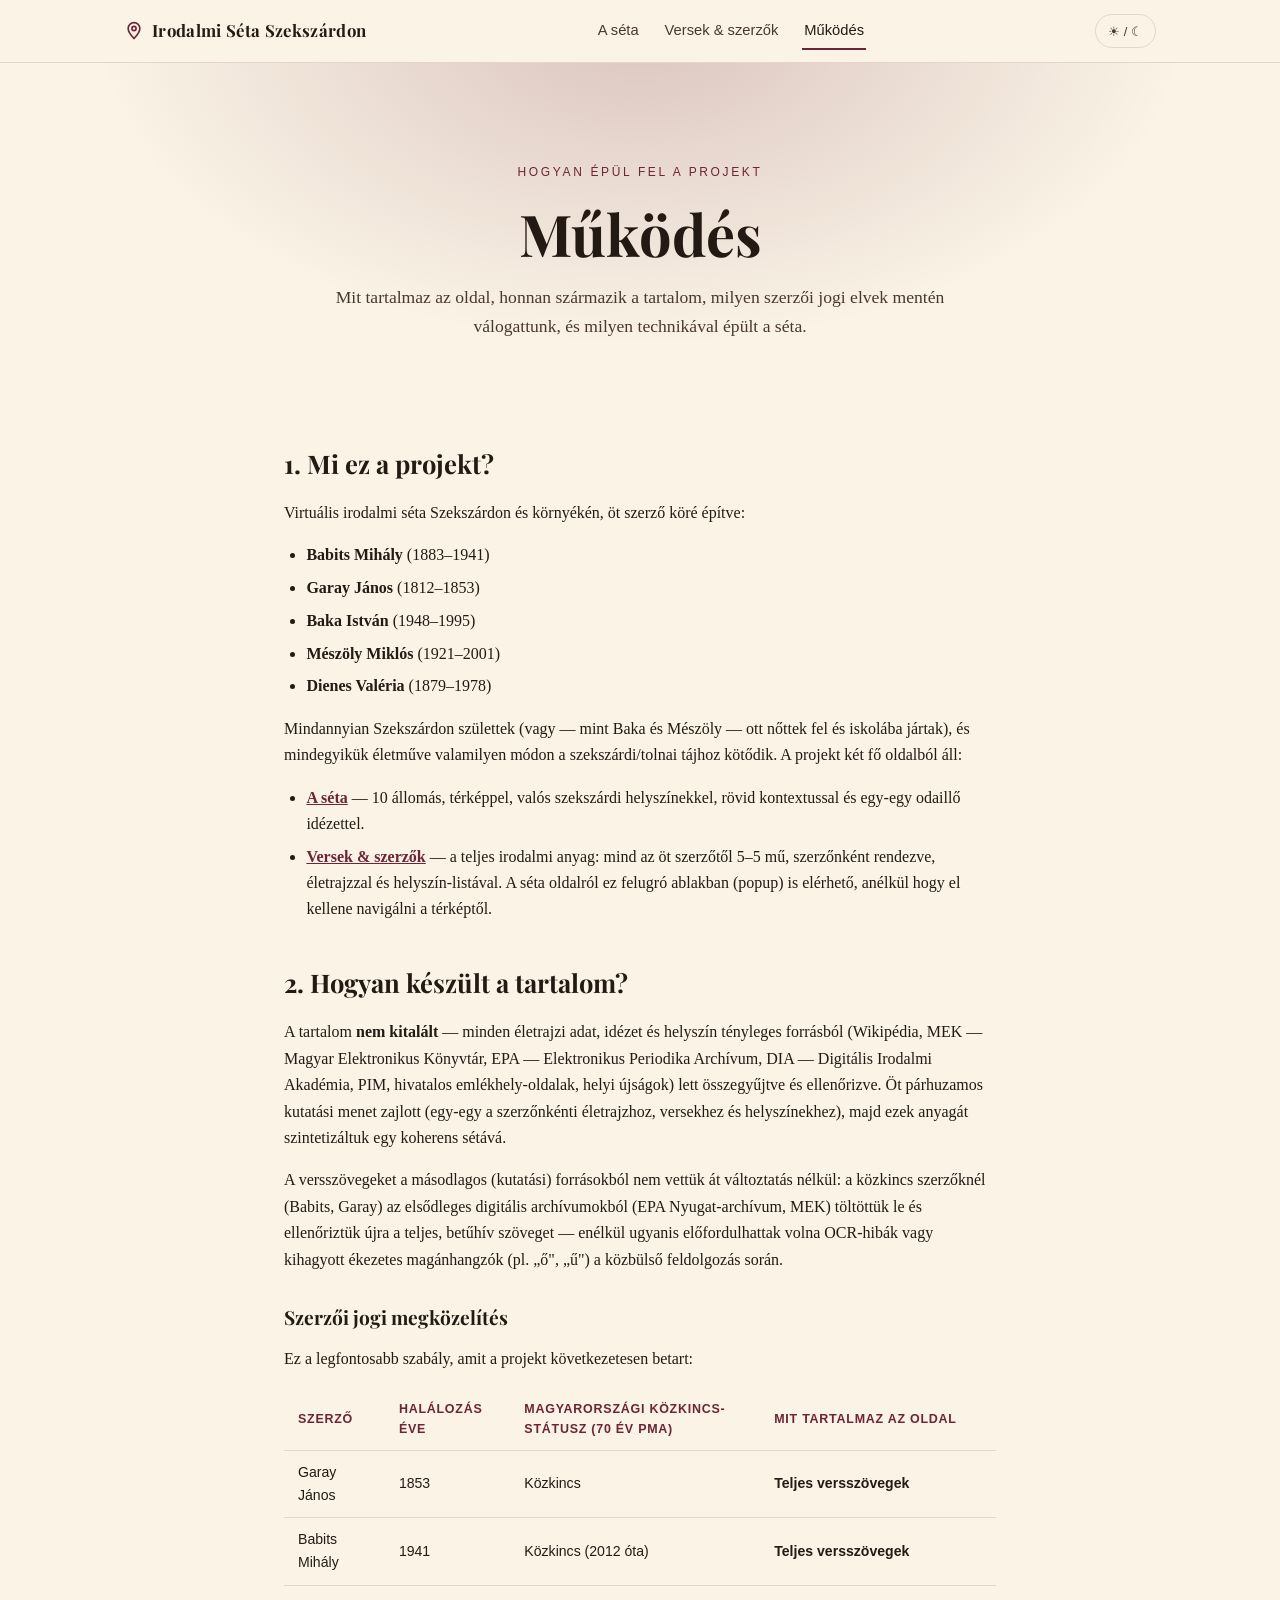
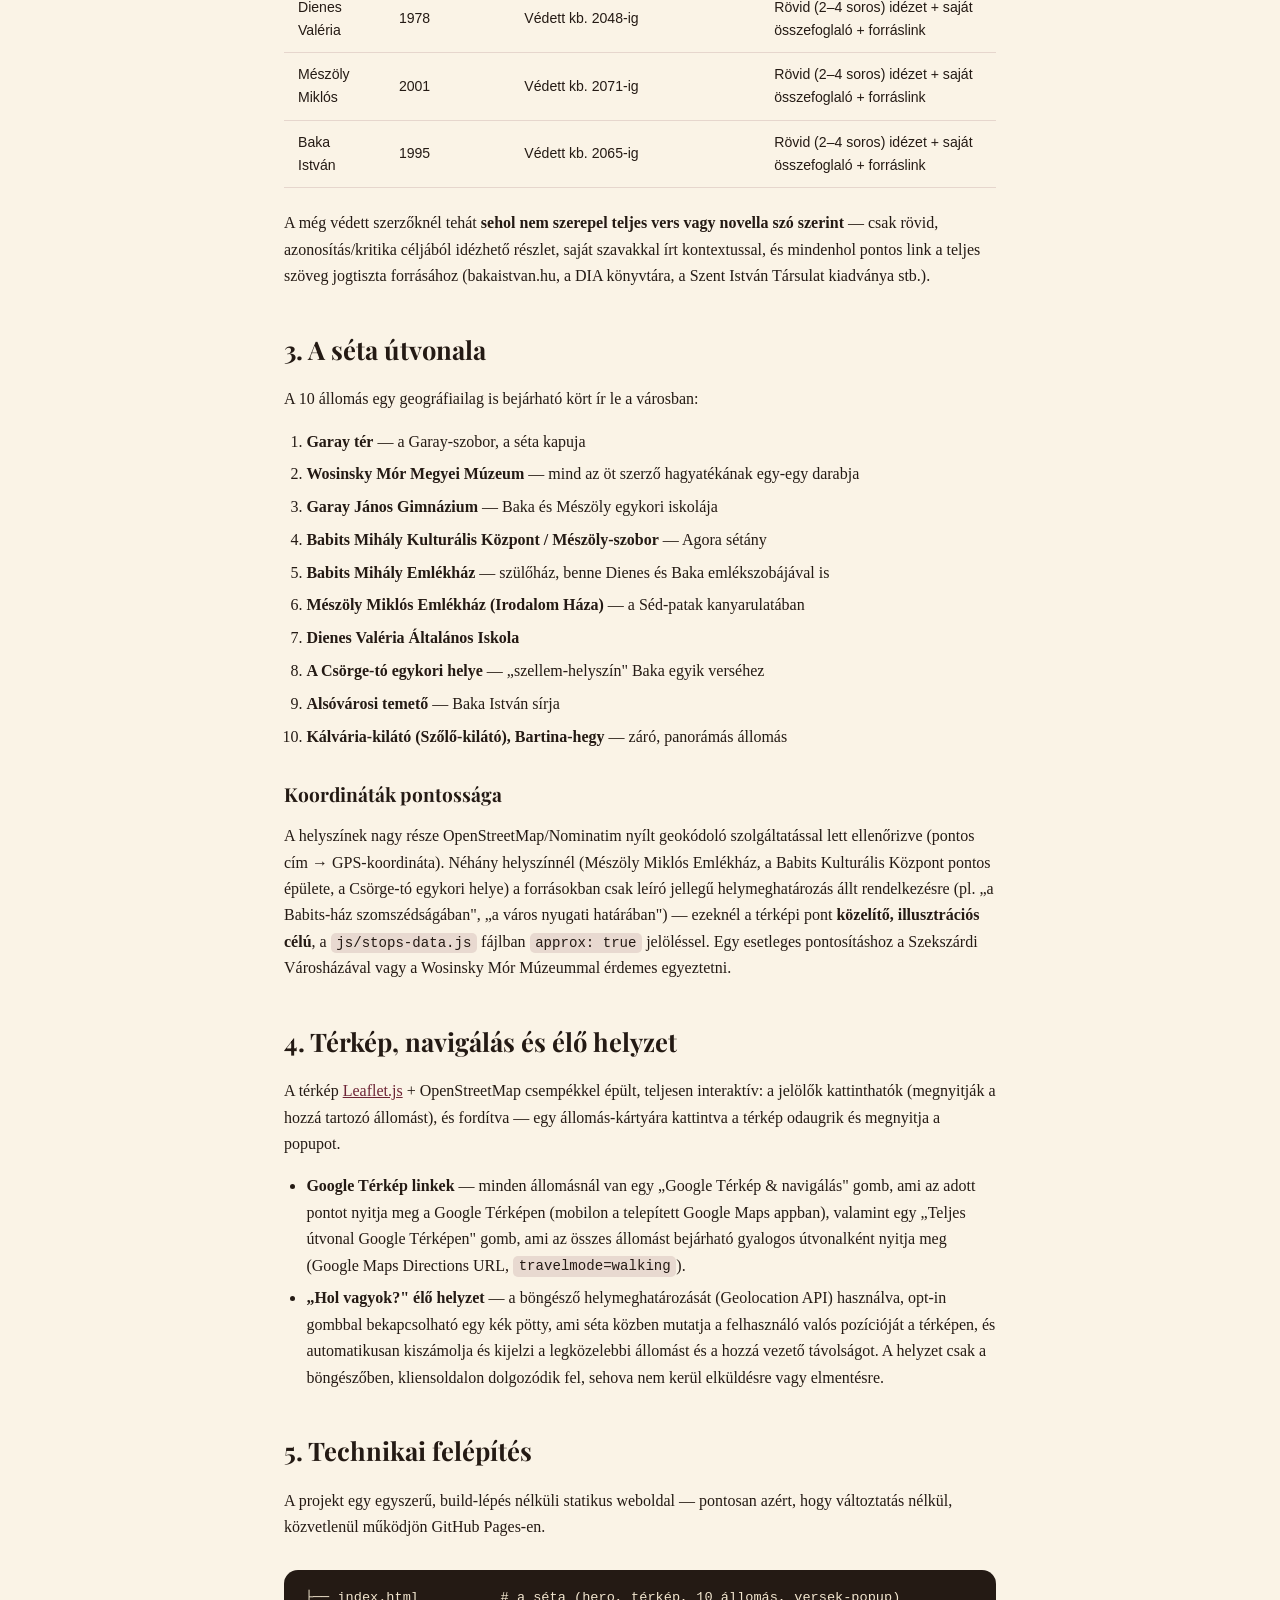
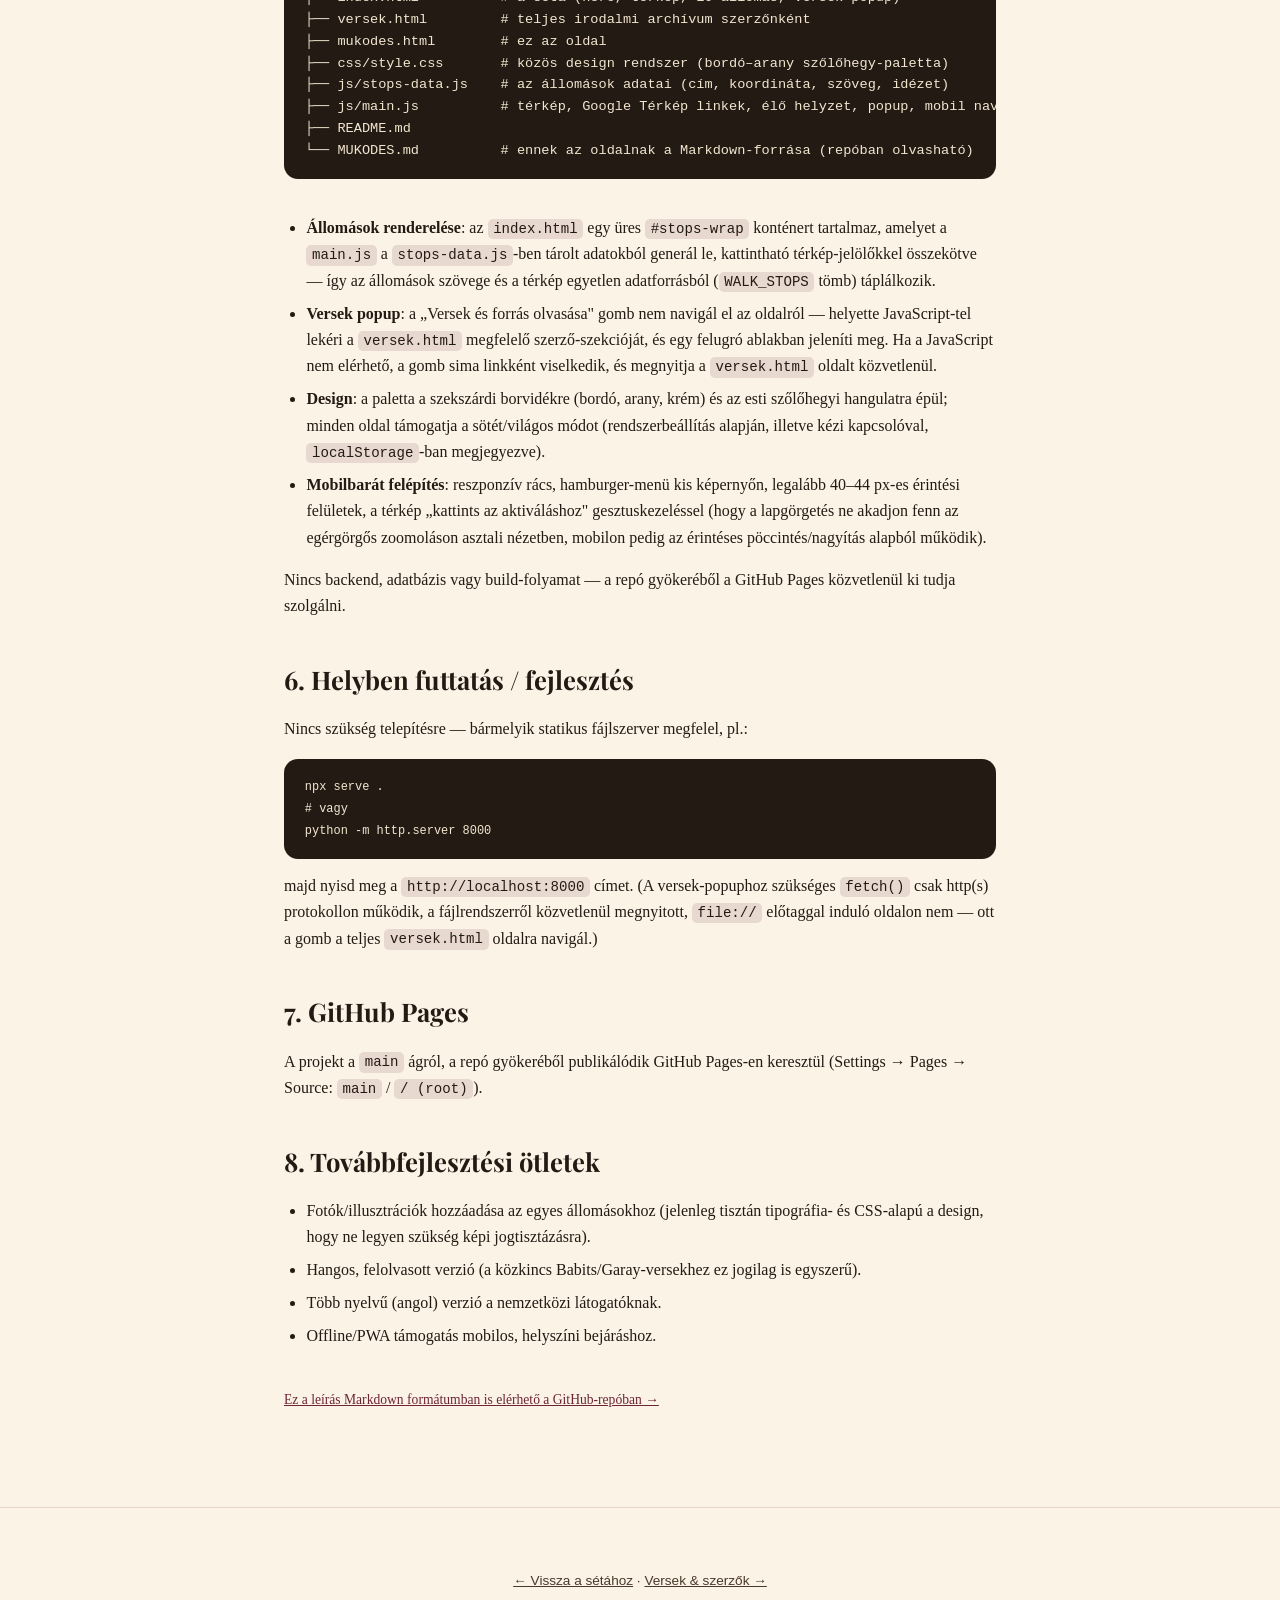
<file: mukodes.html>
<!doctype html>
<html lang="hu">
<head>
<meta charset="UTF-8">
<meta name="viewport" content="width=device-width, initial-scale=1, viewport-fit=cover">
<title>Működés — Irodalmi Séta Szekszárdon</title>
<meta name="description" content="Hogyan épül fel az Irodalmi Séta Szekszárdon projekt: tartalom eredete, szerzői jogi megközelítés, technikai felépítés.">
<link rel="icon" href="data:image/svg+xml,<svg xmlns=%22http://www.w3.org/2000/svg%22 viewBox=%220 0 100 100%22><text y=%22.9em%22 font-size=%2290%22>🍇</text></svg>">
<link rel="preconnect" href="https://fonts.googleapis.com">
<link href="https://fonts.googleapis.com/css2?family=Playfair+Display:wght@600;700&display=swap" rel="stylesheet">
<link rel="stylesheet" href="css/style.css">
</head>
<body>

<nav class="topnav">
  <div class="container">
    <a class="brand" href="index.html">
      <svg viewBox="0 0 24 24" fill="none" stroke="currentColor" stroke-width="2"><path d="M12 21s7-7.2 7-12a7 7 0 1 0-14 0c0 4.8 7 12 7 12z"/><circle cx="12" cy="9" r="2.5"/></svg>
      Irodalmi Séta Szekszárdon
    </a>
    <div class="navlinks" id="main-navlinks">
      <a href="index.html">A séta</a>
      <a href="versek.html">Versek &amp; szerzők</a>
      <a href="mukodes.html" class="active">Működés</a>
    </div>
    <div class="nav-right">
      <button class="theme-toggle" onclick="toggleTheme()">☀︎ / ☾</button>
      <button class="nav-toggle" data-nav-toggle aria-label="Menü megnyitása" aria-expanded="false" aria-controls="main-navlinks">
        <svg viewBox="0 0 24 24" fill="none" stroke="currentColor" stroke-width="2"><path d="M3 6h18M3 12h18M3 18h18"/></svg>
      </button>
    </div>
  </div>
</nav>

<header class="hero" style="padding-bottom: 2rem;">
  <div class="container">
    <p class="kicker">Hogyan épül fel a projekt</p>
    <h1>Működés</h1>
    <p class="lead">
      Mit tartalmaz az oldal, honnan származik a tartalom, milyen szerzői jogi
      elvek mentén válogattunk, és milyen technikával épült a séta.
    </p>
  </div>
</header>

<section class="doc-page">
  <div class="container prose">

    <h2>1. Mi ez a projekt?</h2>
    <p>Virtuális irodalmi séta Szekszárdon és környékén, öt szerző köré építve:</p>
    <ul>
      <li><strong>Babits Mihály</strong> (1883–1941)</li>
      <li><strong>Garay János</strong> (1812–1853)</li>
      <li><strong>Baka István</strong> (1948–1995)</li>
      <li><strong>Mészöly Miklós</strong> (1921–2001)</li>
      <li><strong>Dienes Valéria</strong> (1879–1978)</li>
    </ul>
    <p>Mindannyian Szekszárdon születtek (vagy — mint Baka és Mészöly — ott nőttek fel
      és iskolába jártak), és mindegyikük életműve valamilyen módon a szekszárdi/tolnai
      tájhoz kötődik. A projekt két fő oldalból áll:</p>
    <ul>
      <li><strong><a href="index.html">A séta</a></strong> — 10 állomás, térképpel, valós
        szekszárdi helyszínekkel, rövid kontextussal és egy-egy odaillő idézettel.</li>
      <li><strong><a href="versek.html">Versek &amp; szerzők</a></strong> — a teljes
        irodalmi anyag: mind az öt szerzőtől 5–5 mű, szerzőnként rendezve, életrajzzal
        és helyszín-listával. A séta oldalról ez felugró ablakban (popup) is elérhető,
        anélkül hogy el kellene navigálni a térképtől.</li>
    </ul>

    <h2>2. Hogyan készült a tartalom?</h2>
    <p>A tartalom <strong>nem kitalált</strong> — minden életrajzi adat, idézet és
      helyszín tényleges forrásból (Wikipédia, MEK — Magyar Elektronikus Könyvtár,
      EPA — Elektronikus Periodika Archívum, DIA — Digitális Irodalmi Akadémia, PIM,
      hivatalos emlékhely-oldalak, helyi újságok) lett összegyűjtve és ellenőrizve.
      Öt párhuzamos kutatási menet zajlott (egy-egy a szerzőnkénti életrajzhoz,
      versekhez és helyszínekhez), majd ezek anyagát szintetizáltuk egy koherens
      sétává.</p>
    <p>A versszövegeket a másodlagos (kutatási) forrásokból nem vettük át változtatás
      nélkül: a közkincs szerzőknél (Babits, Garay) az elsődleges digitális
      archívumokból (EPA Nyugat-archívum, MEK) töltöttük le és ellenőriztük újra a
      teljes, betűhív szöveget — enélkül ugyanis előfordulhattak volna OCR-hibák vagy
      kihagyott ékezetes magánhangzók (pl. „ő", „ű") a közbülső feldolgozás során.</p>

    <h3>Szerzői jogi megközelítés</h3>
    <p>Ez a legfontosabb szabály, amit a projekt következetesen betart:</p>
    <div class="table-wrap">
      <table>
        <thead>
          <tr><th>Szerző</th><th>Halálozás éve</th><th>Magyarországi közkincs-státusz (70 év pma)</th><th>Mit tartalmaz az oldal</th></tr>
        </thead>
        <tbody>
          <tr><td>Garay János</td><td>1853</td><td>Közkincs</td><td><strong>Teljes versszövegek</strong></td></tr>
          <tr><td>Babits Mihály</td><td>1941</td><td>Közkincs (2012 óta)</td><td><strong>Teljes versszövegek</strong></td></tr>
          <tr><td>Dienes Valéria</td><td>1978</td><td>Védett kb. 2048-ig</td><td>Rövid (2–4 soros) idézet + saját összefoglaló + forráslink</td></tr>
          <tr><td>Mészöly Miklós</td><td>2001</td><td>Védett kb. 2071-ig</td><td>Rövid (2–4 soros) idézet + saját összefoglaló + forráslink</td></tr>
          <tr><td>Baka István</td><td>1995</td><td>Védett kb. 2065-ig</td><td>Rövid (2–4 soros) idézet + saját összefoglaló + forráslink</td></tr>
        </tbody>
      </table>
    </div>
    <p>A még védett szerzőknél tehát <strong>sehol nem szerepel teljes vers vagy
      novella szó szerint</strong> — csak rövid, azonosítás/kritika céljából idézhető
      részlet, saját szavakkal írt kontextussal, és mindenhol pontos link a teljes
      szöveg jogtiszta forrásához (bakaistvan.hu, a DIA könyvtára, a Szent István
      Társulat kiadványa stb.).</p>

    <h2>3. A séta útvonala</h2>
    <p>A 10 állomás egy geográfiailag is bejárható kört ír le a városban:</p>
    <ol>
      <li><strong>Garay tér</strong> — a Garay-szobor, a séta kapuja</li>
      <li><strong>Wosinsky Mór Megyei Múzeum</strong> — mind az öt szerző hagyatékának egy-egy darabja</li>
      <li><strong>Garay János Gimnázium</strong> — Baka és Mészöly egykori iskolája</li>
      <li><strong>Babits Mihály Kulturális Központ / Mészöly-szobor</strong> — Agora sétány</li>
      <li><strong>Babits Mihály Emlékház</strong> — szülőház, benne Dienes és Baka emlékszobájával is</li>
      <li><strong>Mészöly Miklós Emlékház (Irodalom Háza)</strong> — a Séd-patak kanyarulatában</li>
      <li><strong>Dienes Valéria Általános Iskola</strong></li>
      <li><strong>A Csörge-tó egykori helye</strong> — „szellem-helyszín" Baka egyik verséhez</li>
      <li><strong>Alsóvárosi temető</strong> — Baka István sírja</li>
      <li><strong>Kálvária-kilátó (Szőlő-kilátó), Bartina-hegy</strong> — záró, panorámás állomás</li>
    </ol>

    <h3>Koordináták pontossága</h3>
    <p>A helyszínek nagy része OpenStreetMap/Nominatim nyílt geokódoló szolgáltatással
      lett ellenőrizve (pontos cím → GPS-koordináta). Néhány helyszínnél (Mészöly
      Miklós Emlékház, a Babits Kulturális Központ pontos épülete, a Csörge-tó egykori
      helye) a forrásokban csak leíró jellegű helymeghatározás állt rendelkezésre
      (pl. „a Babits-ház szomszédságában", „a város nyugati határában") — ezeknél a
      térképi pont <strong>közelítő, illusztrációs célú</strong>, a
      <code>js/stops-data.js</code> fájlban <code>approx: true</code> jelöléssel. Egy
      esetleges pontosításhoz a Szekszárdi Városházával vagy a Wosinsky Mór Múzeummal
      érdemes egyeztetni.</p>

    <h2>4. Térkép, navigálás és élő helyzet</h2>
    <p>A térkép <a href="https://leafletjs.com/" target="_blank" rel="noopener">Leaflet.js</a>
      + OpenStreetMap csempékkel épült, teljesen interaktív: a jelölők kattinthatók
      (megnyitják a hozzá tartozó állomást), és fordítva — egy állomás-kártyára
      kattintva a térkép odaugrik és megnyitja a popupot.</p>
    <ul>
      <li><strong>Google Térkép linkek</strong> — minden állomásnál van egy „Google
        Térkép &amp; navigálás" gomb, ami az adott pontot nyitja meg a Google Térképen
        (mobilon a telepített Google Maps appban), valamint egy „Teljes útvonal Google
        Térképen" gomb, ami az összes állomást bejárható gyalogos útvonalként nyitja
        meg (Google Maps Directions URL, <code>travelmode=walking</code>).</li>
      <li><strong>„Hol vagyok?" élő helyzet</strong> — a böngésző helymeghatározását
        (Geolocation API) használva, opt-in gombbal bekapcsolható egy kék pötty, ami
        séta közben mutatja a felhasználó valós pozícióját a térképen, és
        automatikusan kiszámolja és kijelzi a legközelebbi állomást és a hozzá vezető
        távolságot. A helyzet csak a böngészőben, kliensoldalon dolgozódik fel, sehova
        nem kerül elküldésre vagy elmentésre.</li>
    </ul>

    <h2>5. Technikai felépítés</h2>
    <p>A projekt egy egyszerű, build-lépés nélküli statikus weboldal — pontosan azért,
      hogy változtatás nélkül, közvetlenül működjön GitHub Pages-en.</p>
    <div class="table-wrap">
      <pre class="file-tree">├── index.html          # a séta (hero, térkép, 10 állomás, versek-popup)
├── versek.html         # teljes irodalmi archívum szerzőnként
├── mukodes.html        # ez az oldal
├── css/style.css       # közös design rendszer (bordó–arany szőlőhegy-paletta)
├── js/stops-data.js    # az állomások adatai (cím, koordináta, szöveg, idézet)
├── js/main.js          # térkép, Google Térkép linkek, élő helyzet, popup, mobil nav, téma
├── README.md
└── MUKODES.md          # ennek az oldalnak a Markdown-forrása (repóban olvasható)</pre>
    </div>
    <ul>
      <li><strong>Állomások renderelése</strong>: az <code>index.html</code> egy üres
        <code>#stops-wrap</code> konténert tartalmaz, amelyet a <code>main.js</code> a
        <code>stops-data.js</code>-ben tárolt adatokból generál le, kattintható
        térkép-jelölőkkel összekötve — így az állomások szövege és a térkép egyetlen
        adatforrásból (<code>WALK_STOPS</code> tömb) táplálkozik.</li>
      <li><strong>Versek popup</strong>: a „Versek és forrás olvasása" gomb nem
        navigál el az oldalról — helyette JavaScript-tel lekéri a
        <code>versek.html</code> megfelelő szerző-szekcióját, és egy felugró ablakban
        jeleníti meg. Ha a JavaScript nem elérhető, a gomb sima linkként viselkedik,
        és megnyitja a <code>versek.html</code> oldalt közvetlenül.</li>
      <li><strong>Design</strong>: a paletta a szekszárdi borvidékre (bordó, arany,
        krém) és az esti szőlőhegyi hangulatra épül; minden oldal támogatja a
        sötét/világos módot (rendszerbeállítás alapján, illetve kézi kapcsolóval,
        <code>localStorage</code>-ban megjegyezve).</li>
      <li><strong>Mobilbarát felépítés</strong>: reszponzív rács, hamburger-menü kis
        képernyőn, legalább 40–44 px-es érintési felületek, a térkép „kattints az
        aktiváláshoz" gesztuskezeléssel (hogy a lapgörgetés ne akadjon fenn az
        egérgörgős zoomoláson asztali nézetben, mobilon pedig az érintéses
        pöccintés/nagyítás alapból működik).</li>
    </ul>
    <p>Nincs backend, adatbázis vagy build-folyamat — a repó gyökeréből a GitHub Pages
      közvetlenül ki tudja szolgálni.</p>

    <h2>6. Helyben futtatás / fejlesztés</h2>
    <p>Nincs szükség telepítésre — bármelyik statikus fájlszerver megfelel, pl.:</p>
    <pre><code>npx serve .
# vagy
python -m http.server 8000</code></pre>
    <p>majd nyisd meg a <code>http://localhost:8000</code> címet. (A versek-popuphoz
      szükséges <code>fetch()</code> csak http(s) protokollon működik, a fájlrendszerről
      közvetlenül megnyitott, <code>file://</code> előtaggal induló oldalon nem — ott a
      gomb a teljes <code>versek.html</code> oldalra navigál.)</p>

    <h2>7. GitHub Pages</h2>
    <p>A projekt a <code>main</code> ágról, a repó gyökeréből publikálódik GitHub
      Pages-en keresztül (Settings → Pages → Source: <code>main</code> /
      <code>/ (root)</code>).</p>

    <h2>8. Továbbfejlesztési ötletek</h2>
    <ul>
      <li>Fotók/illusztrációk hozzáadása az egyes állomásokhoz (jelenleg tisztán
        tipográfia- és CSS-alapú a design, hogy ne legyen szükség képi
        jogtisztázásra).</li>
      <li>Hangos, felolvasott verzió (a közkincs Babits/Garay-versekhez ez jogilag is
        egyszerű).</li>
      <li>Több nyelvű (angol) verzió a nemzetközi látogatóknak.</li>
      <li>Offline/PWA támogatás mobilos, helyszíni bejáráshoz.</li>
    </ul>

    <p style="margin-top:2.5rem; font-size:0.85rem;">
      <a href="https://github.com/Csancus/DIGIT-LIS-IRODALMI-T-RA-TOLNA-MEGY-BEN/blob/main/MUKODES.md" target="_blank" rel="noopener">
        Ez a leírás Markdown formátumban is elérhető a GitHub-repóban →
      </a>
    </p>

  </div>
</section>

<footer>
  <div class="container">
    <p><a href="index.html">← Vissza a sétához</a> · <a href="versek.html">Versek &amp; szerzők →</a></p>
  </div>
</footer>

<script src="js/main.js"></script>
</body>
</html>
</file>
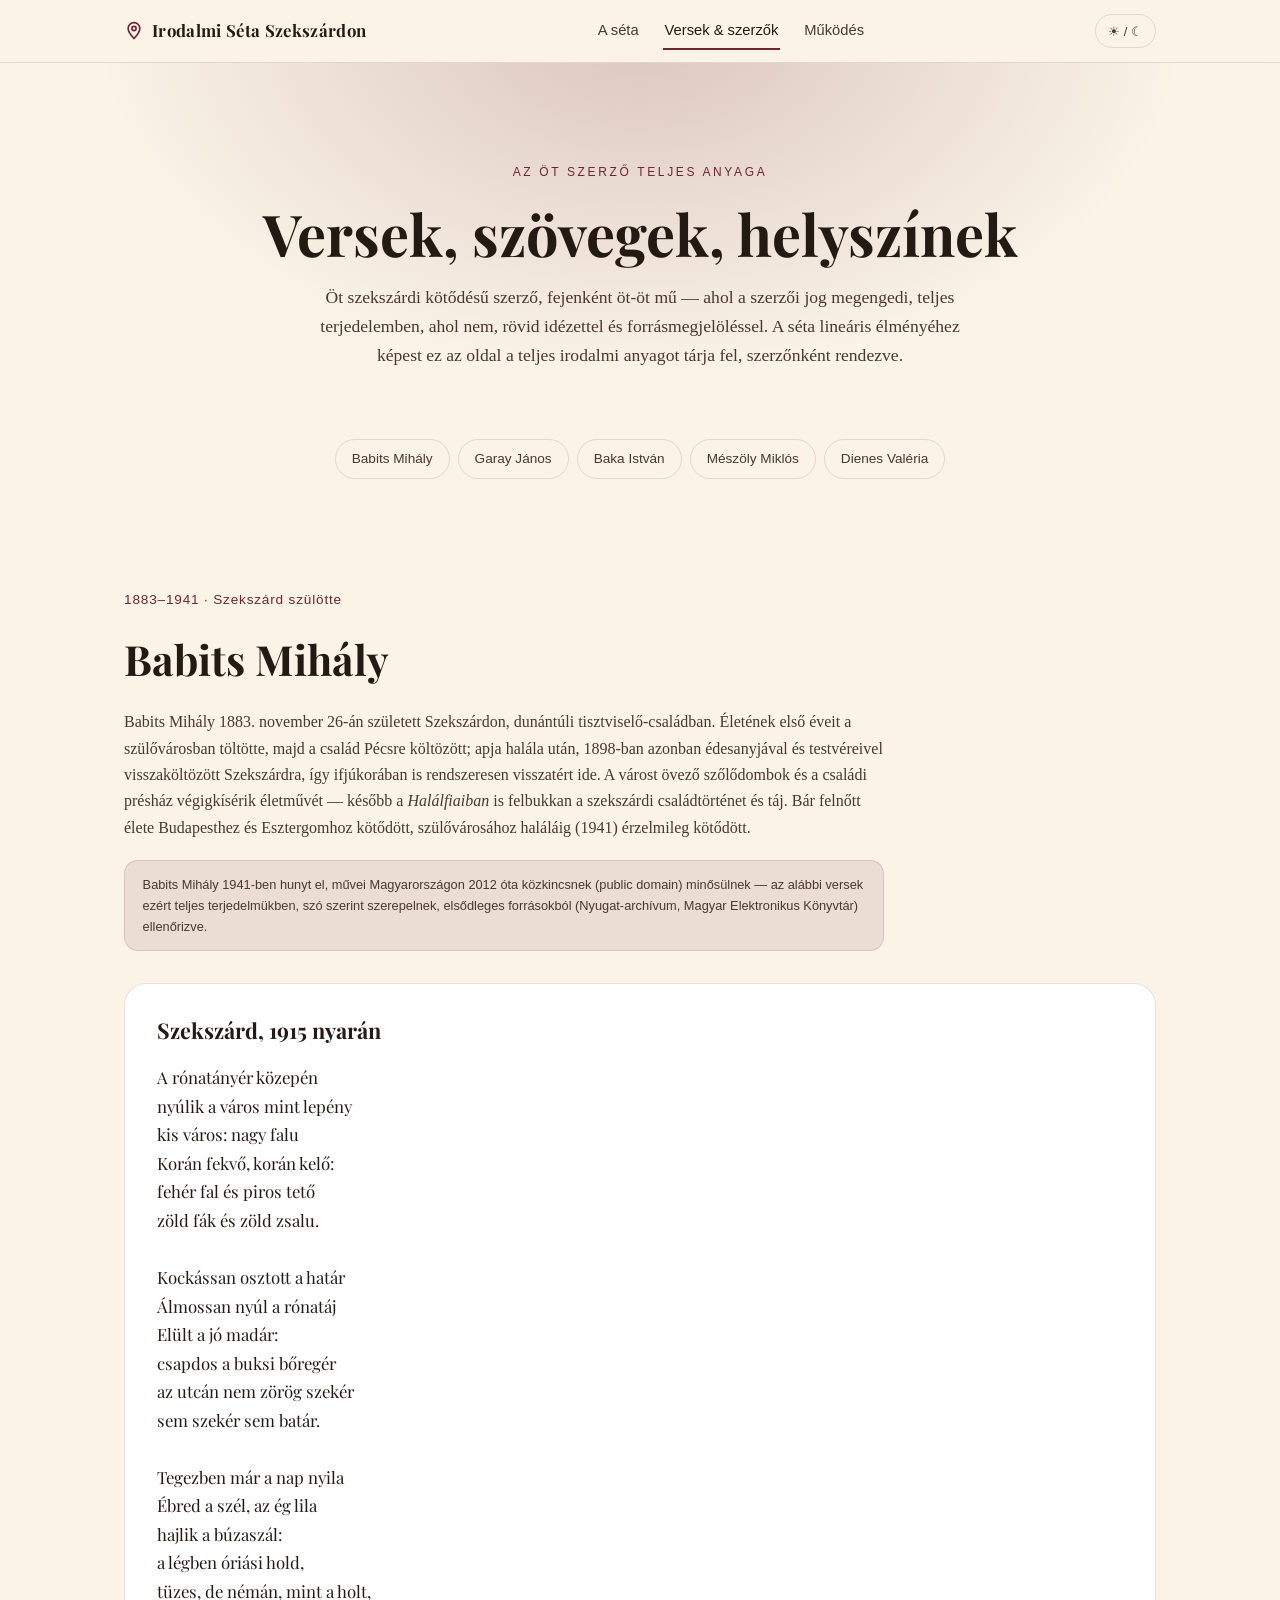
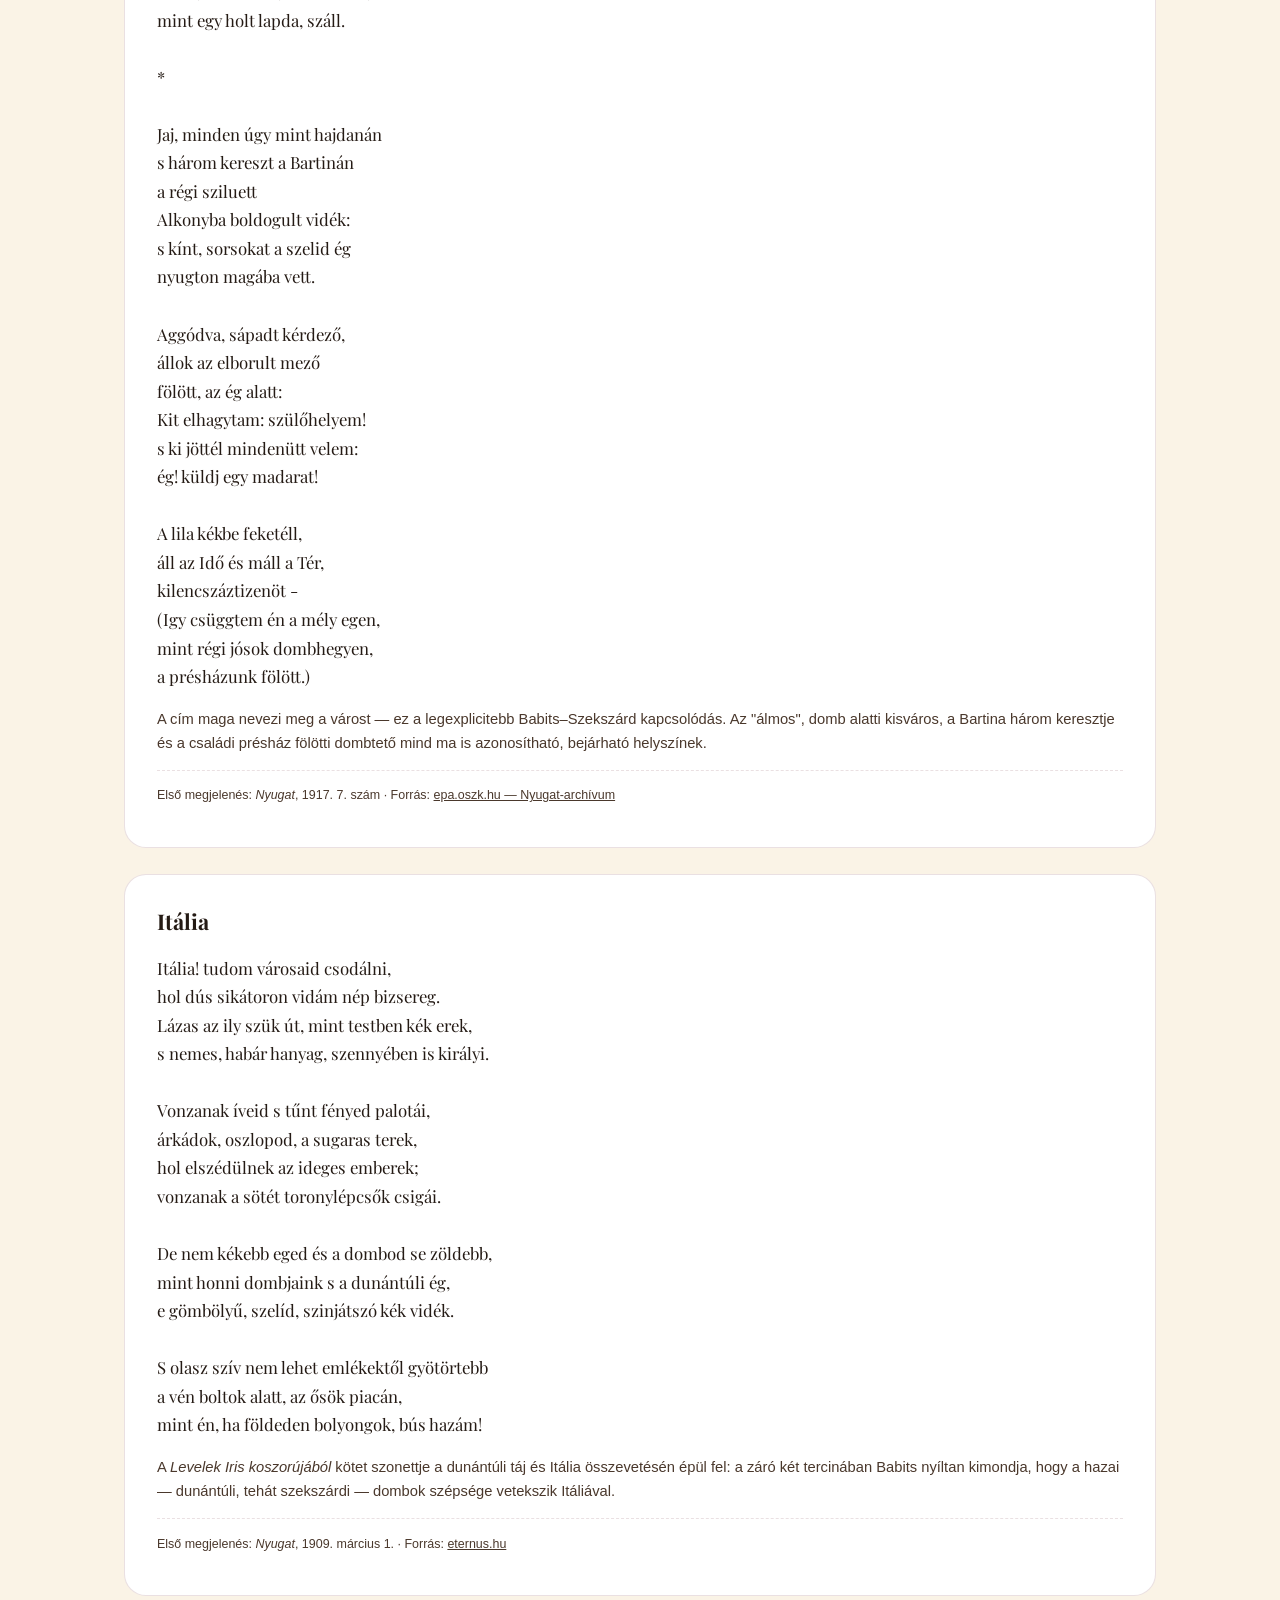
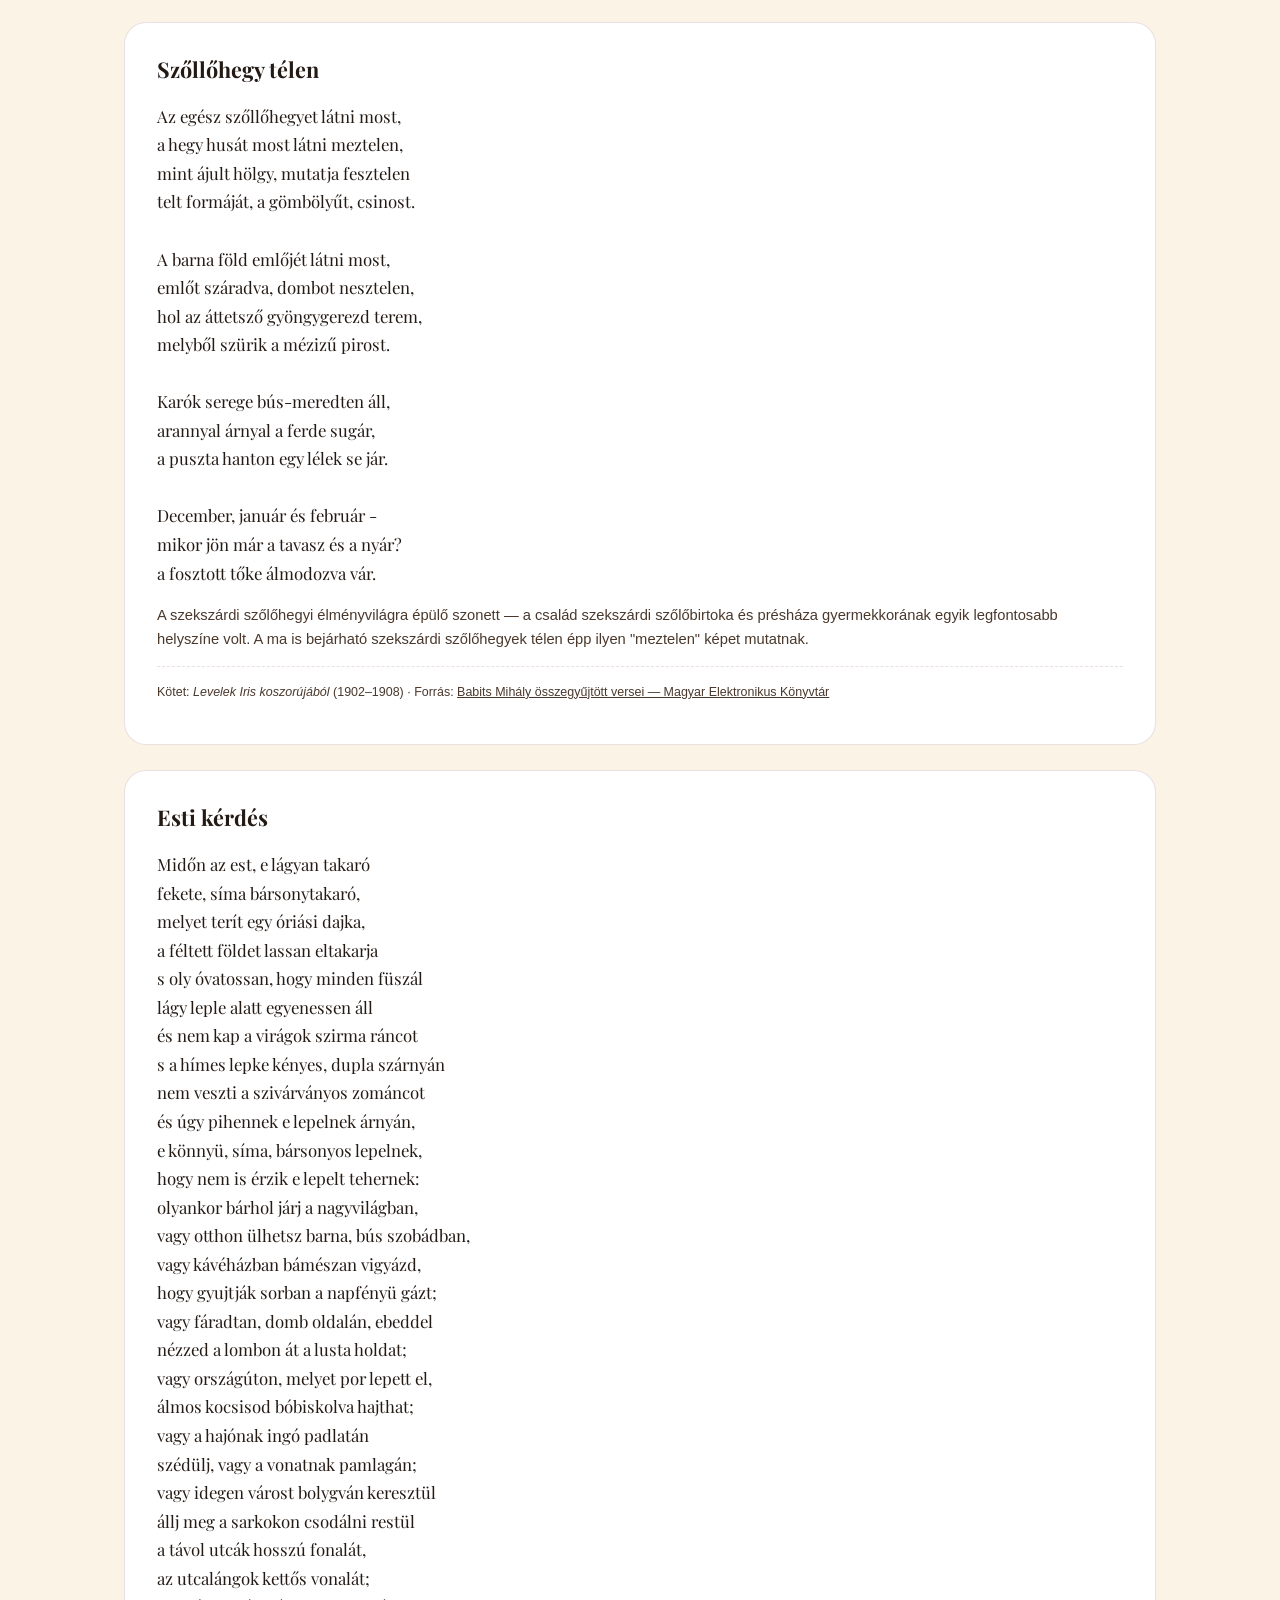
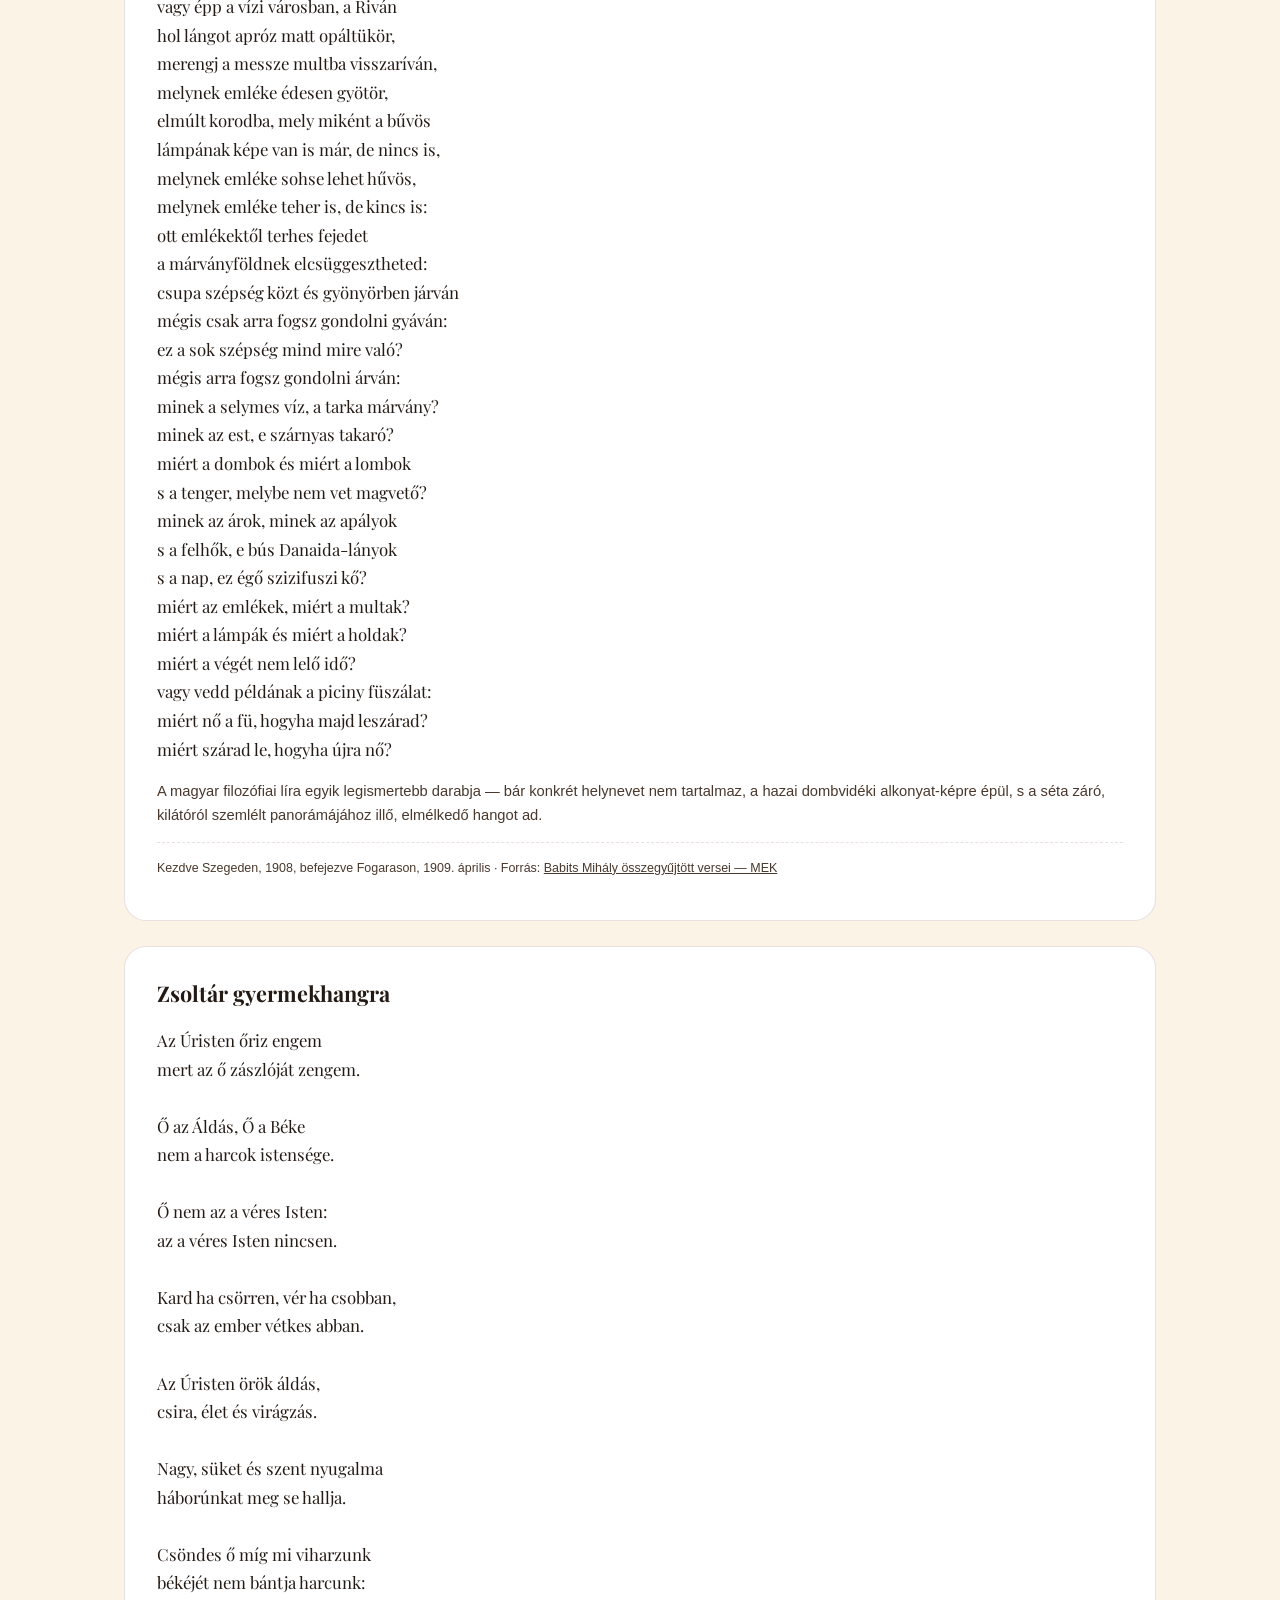
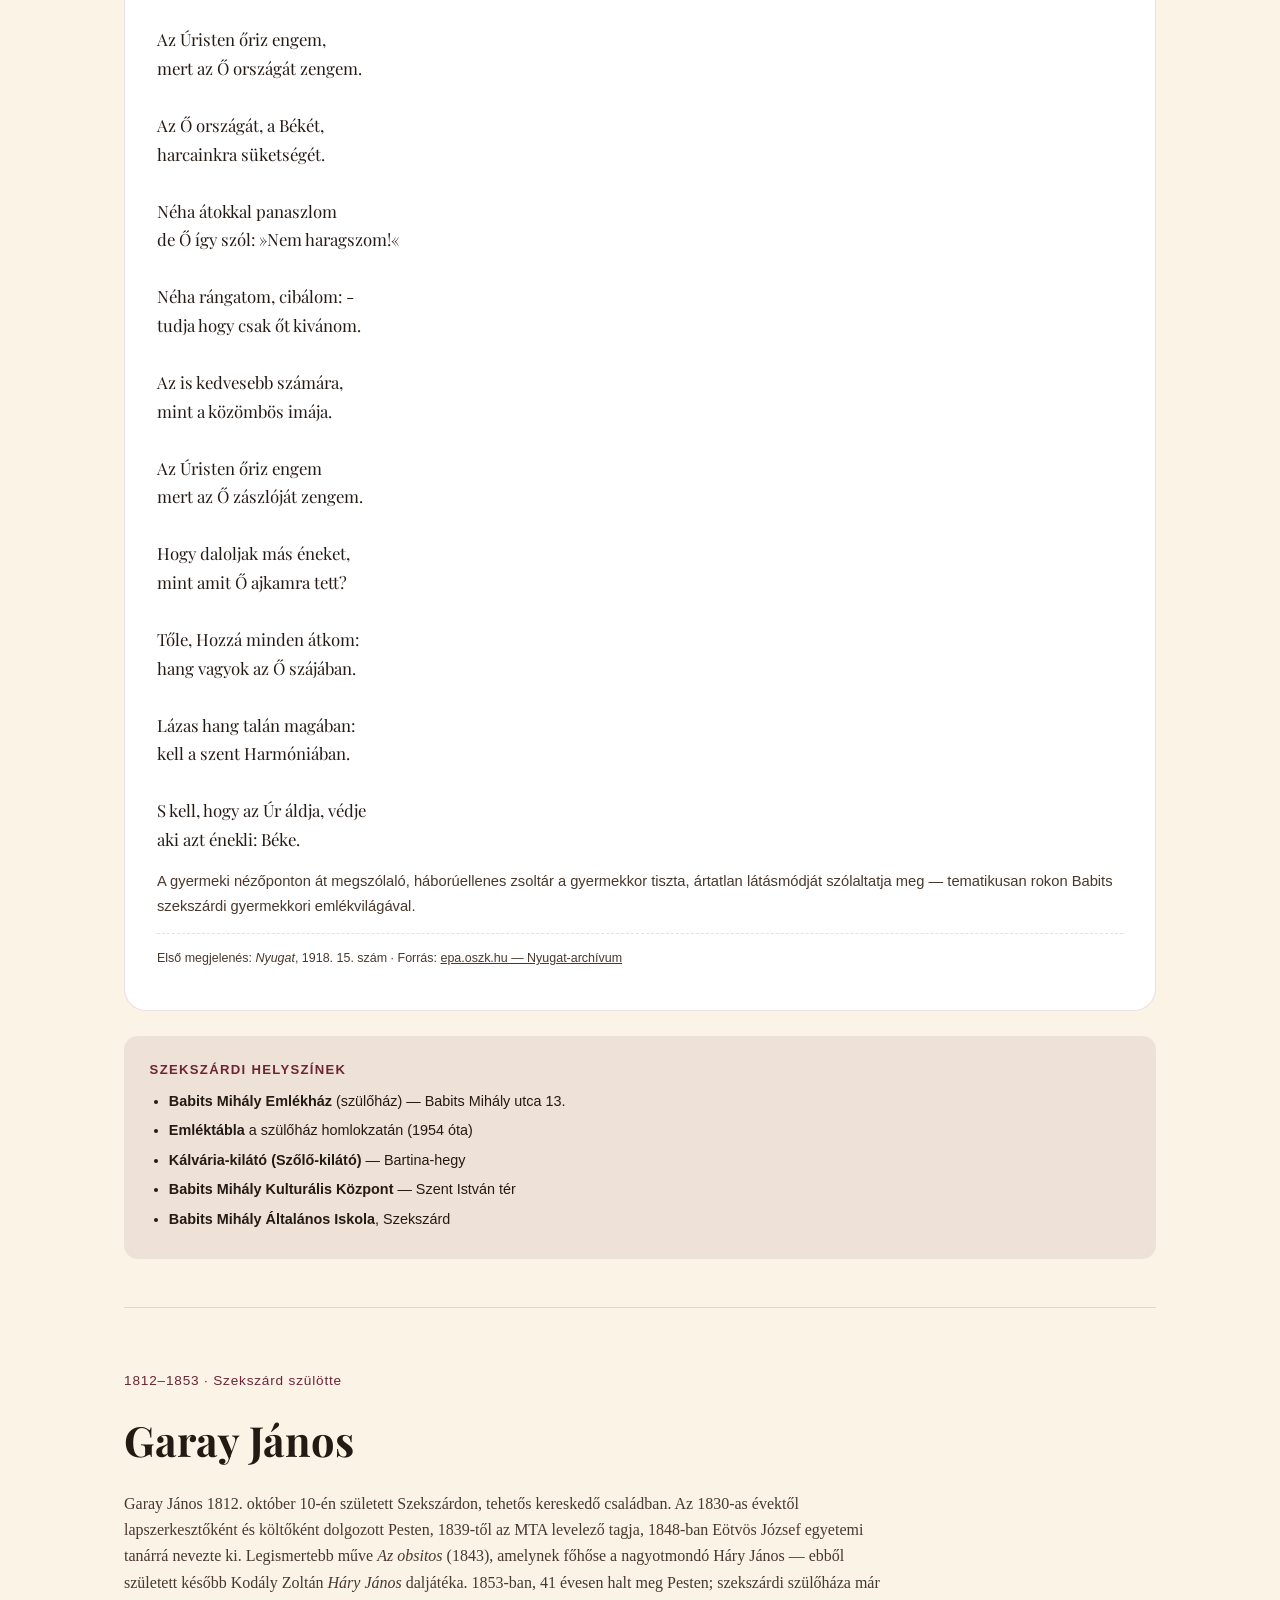
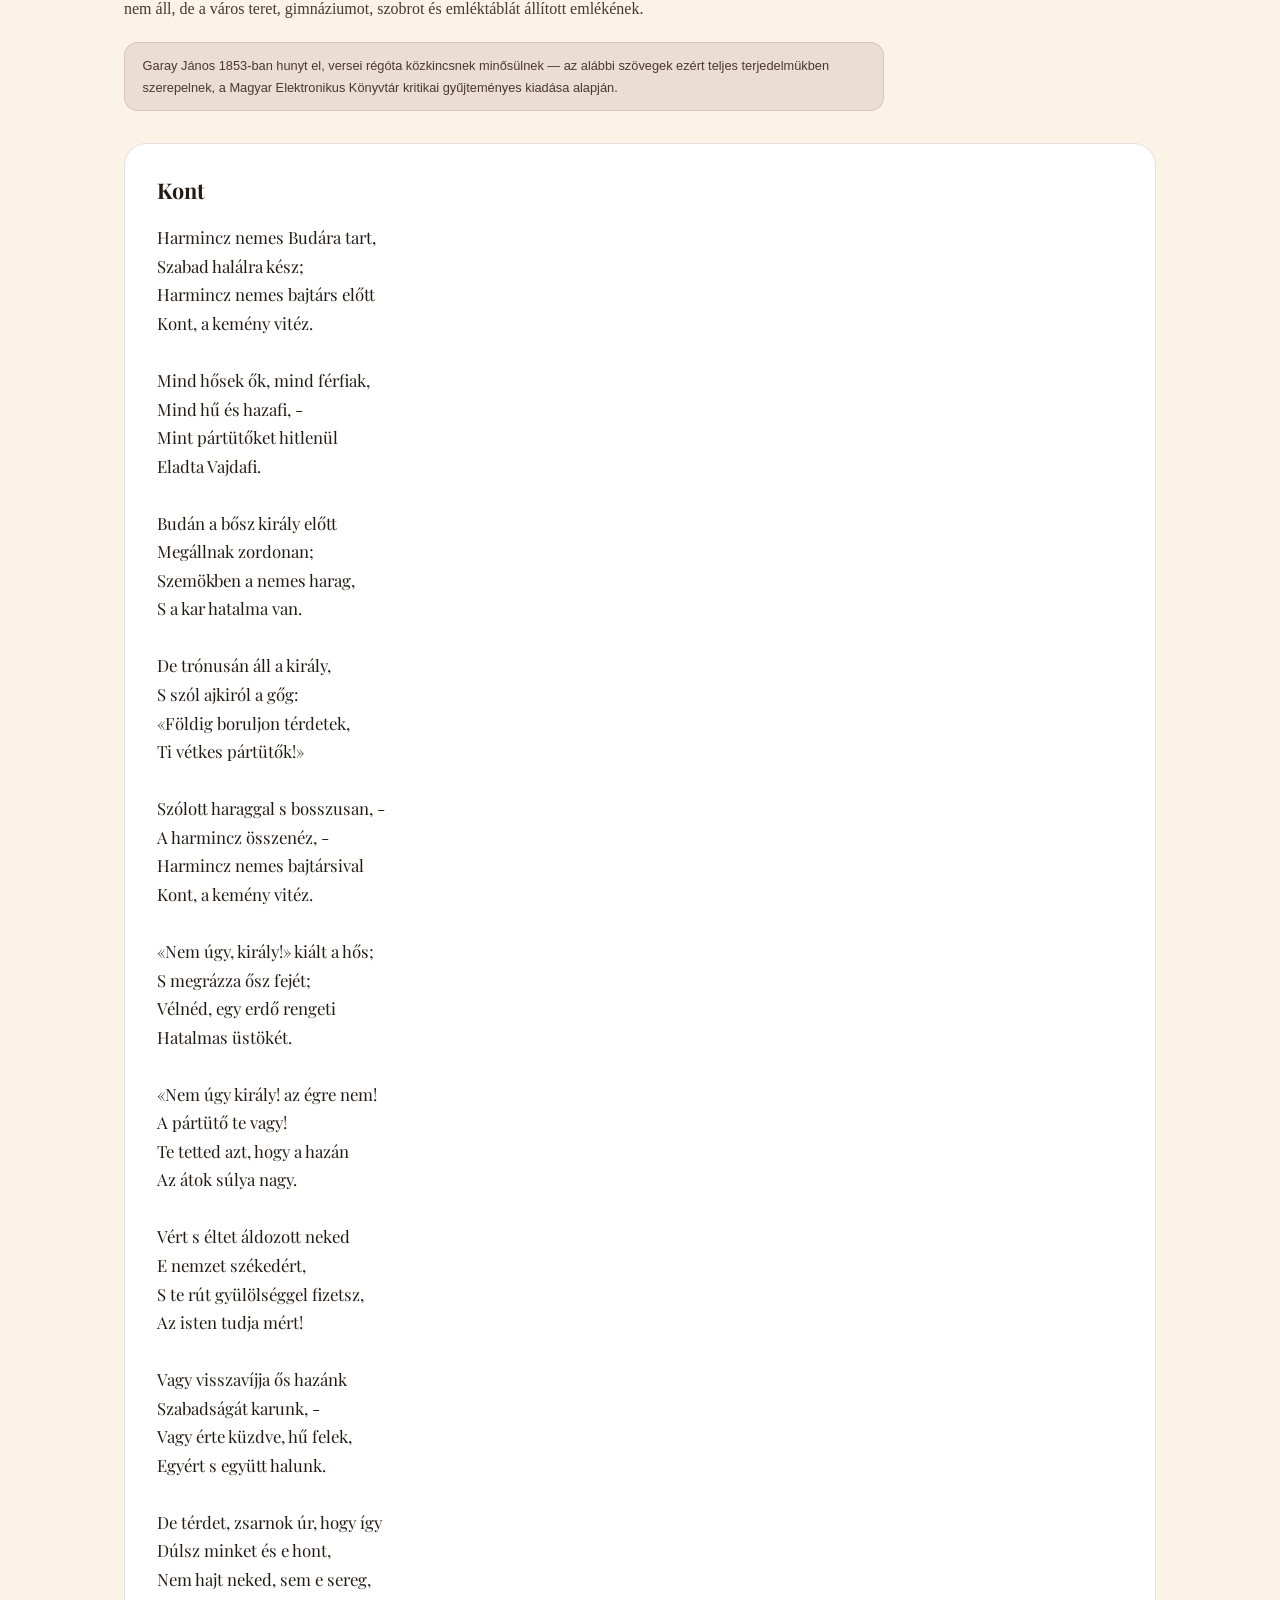
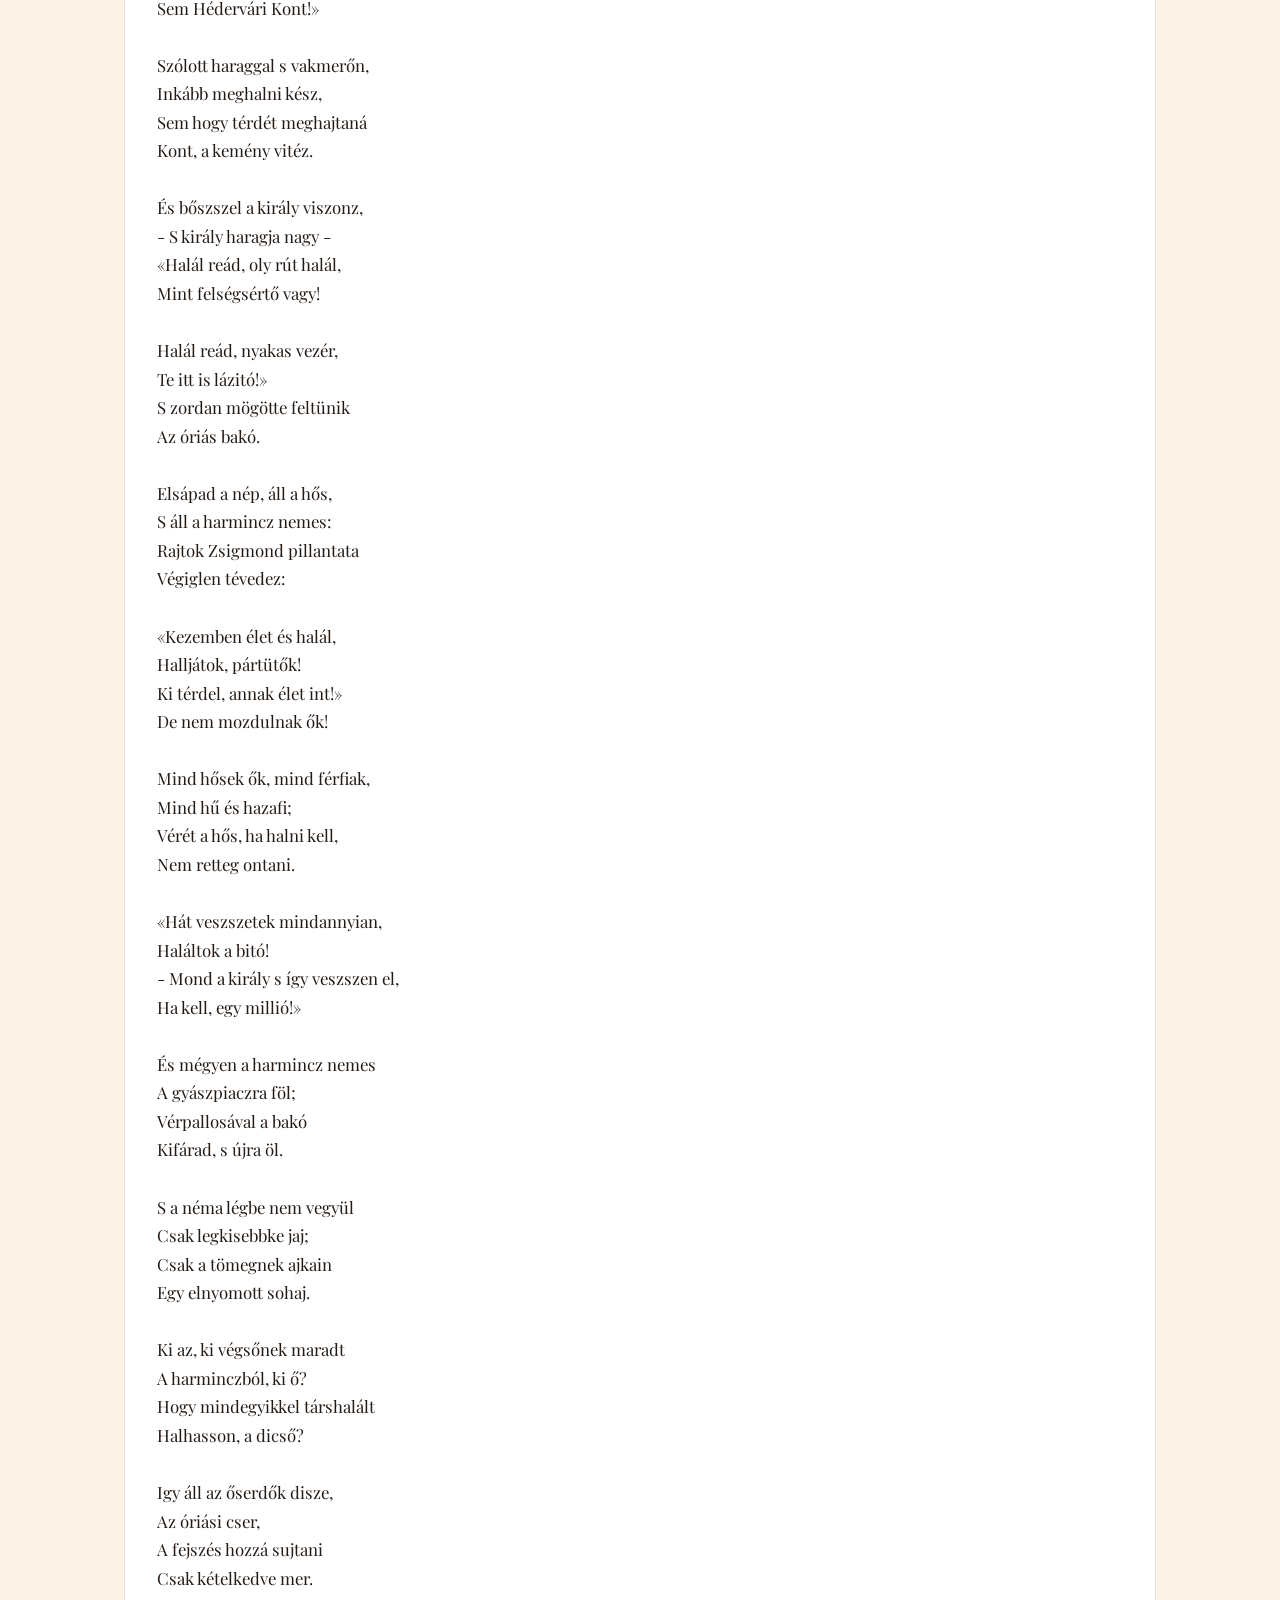
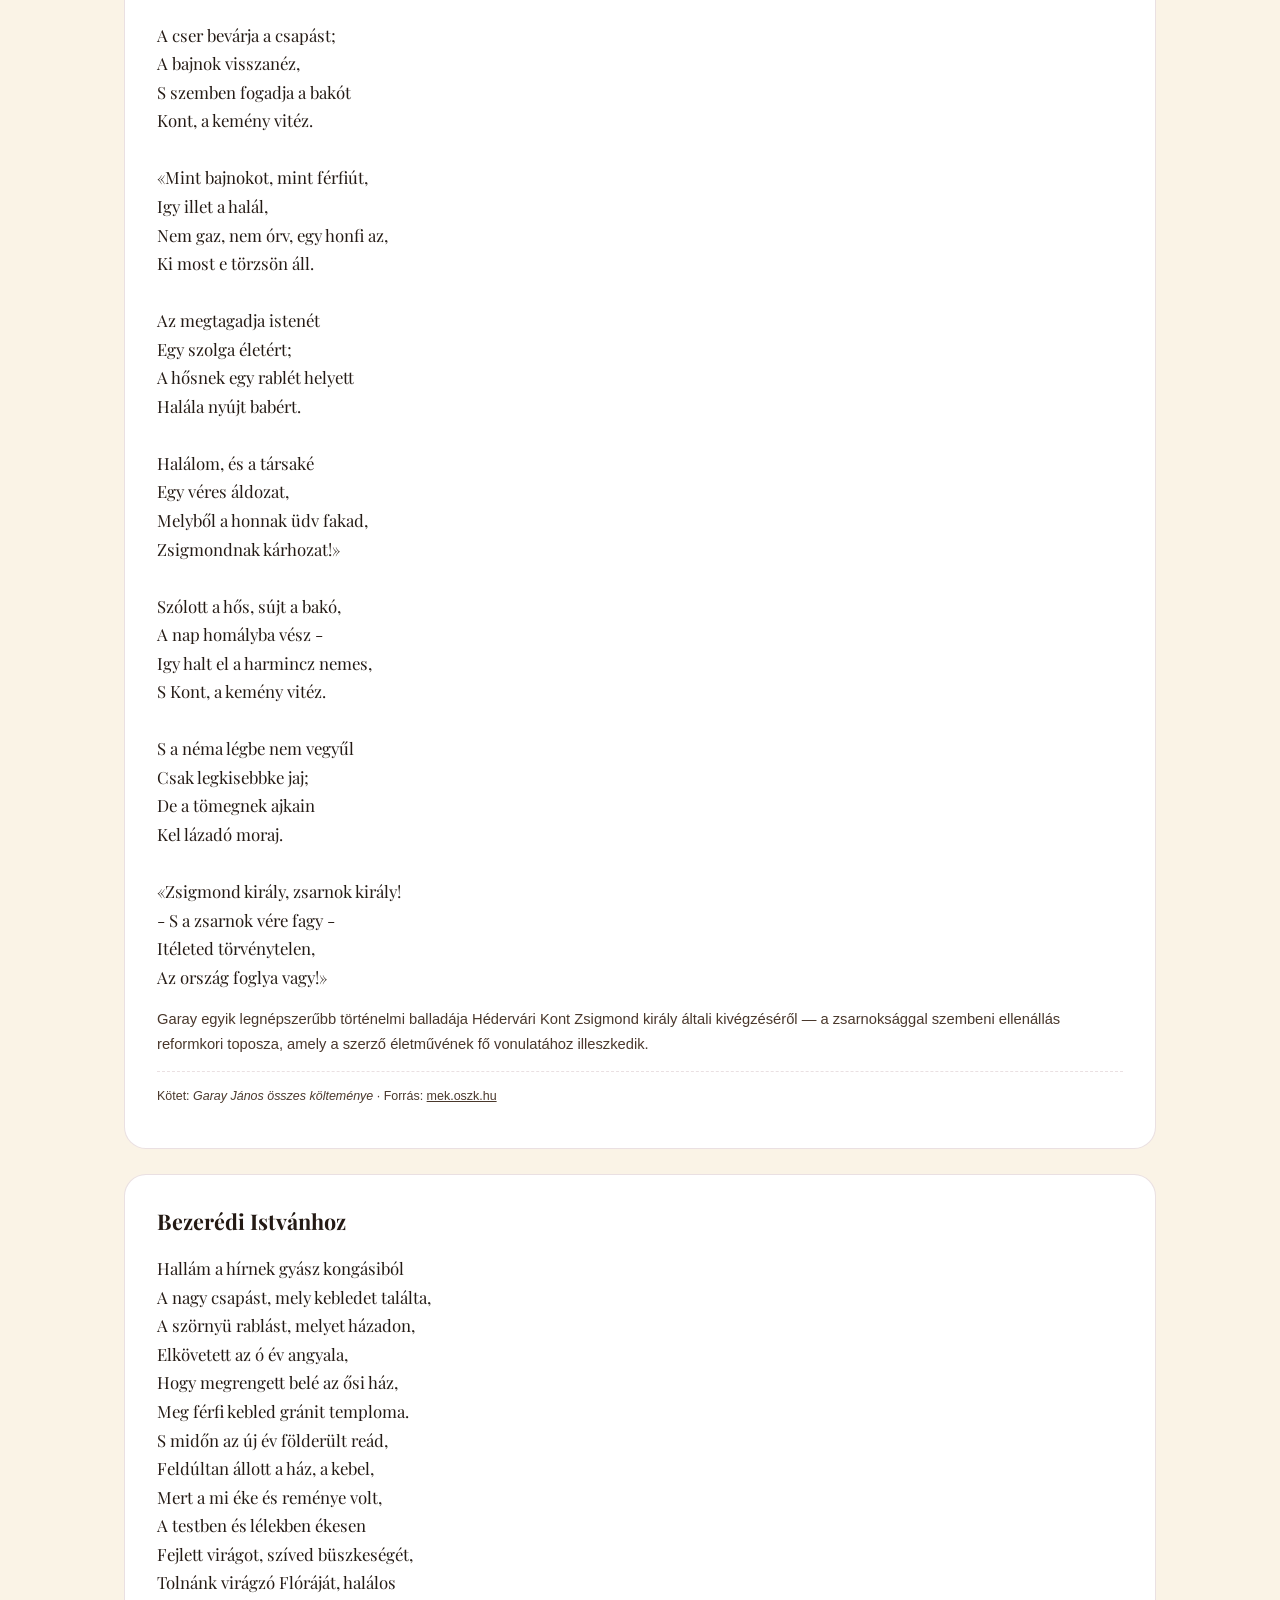
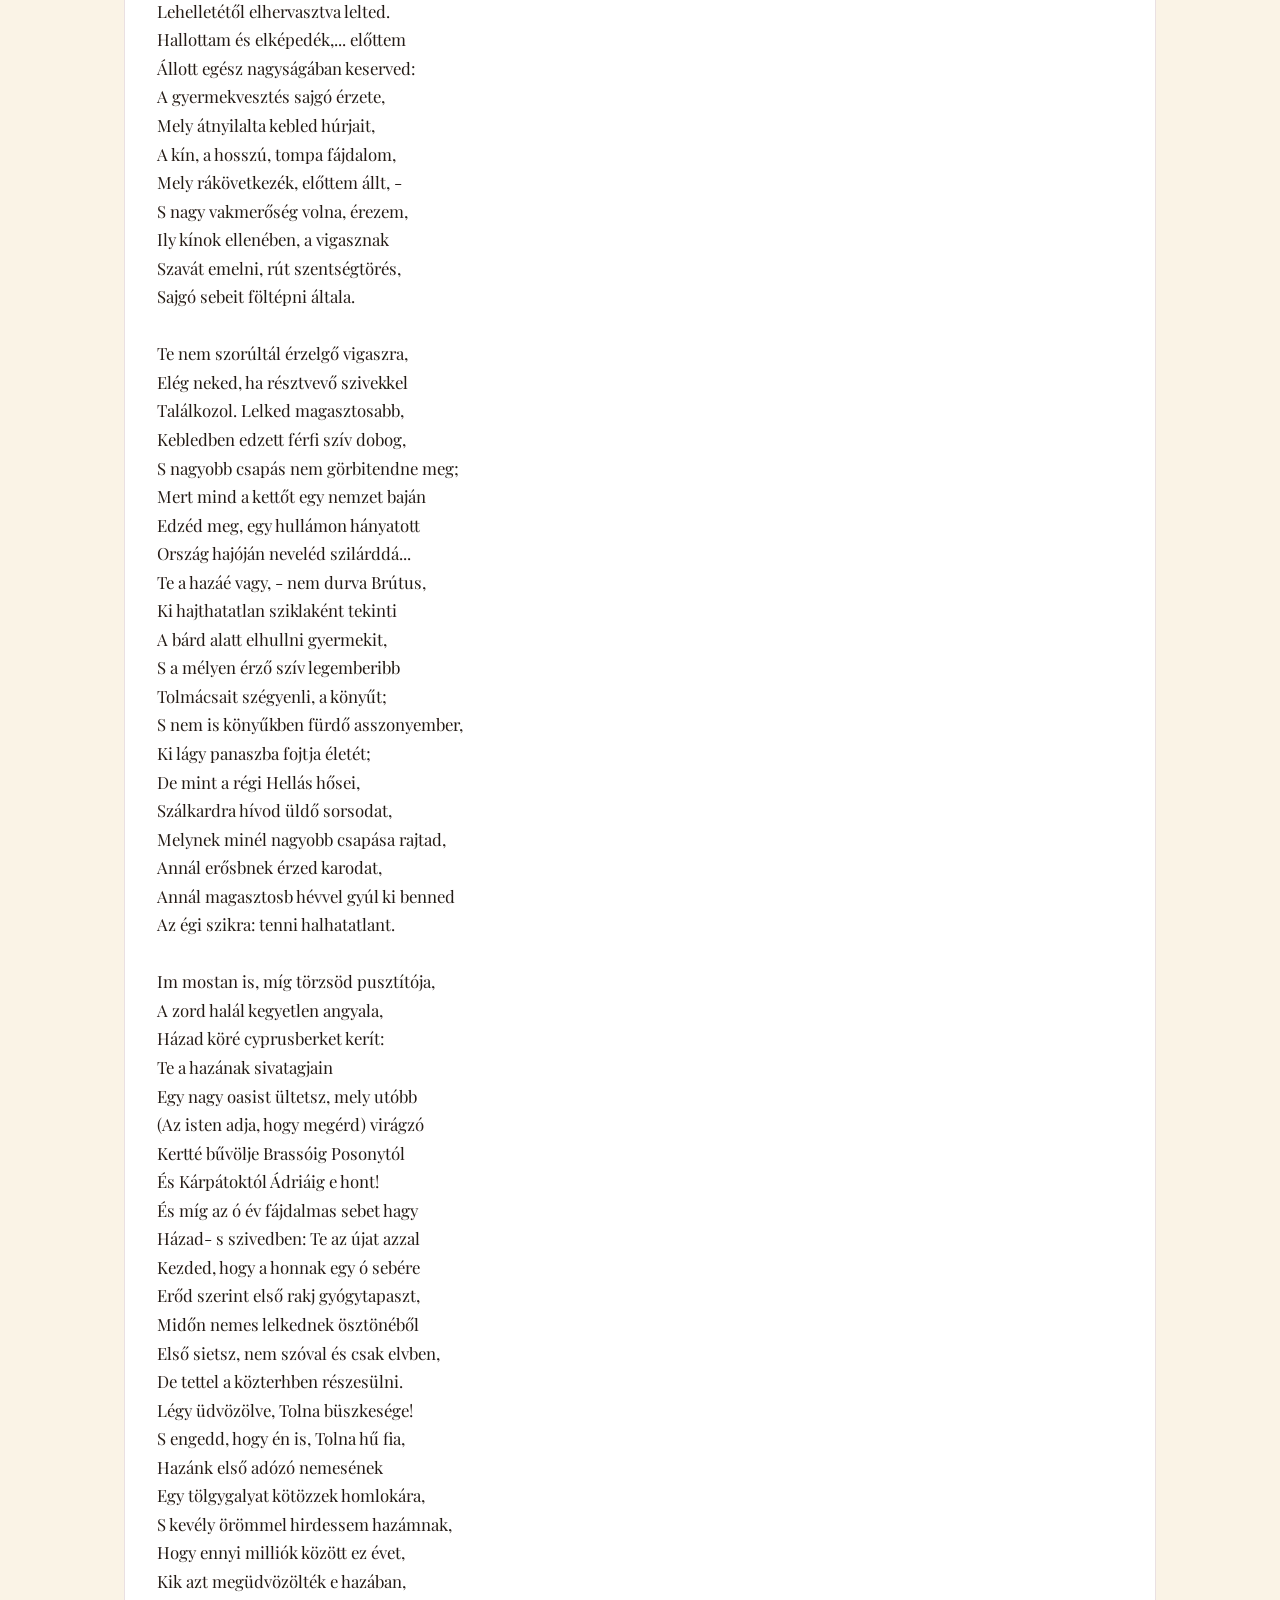
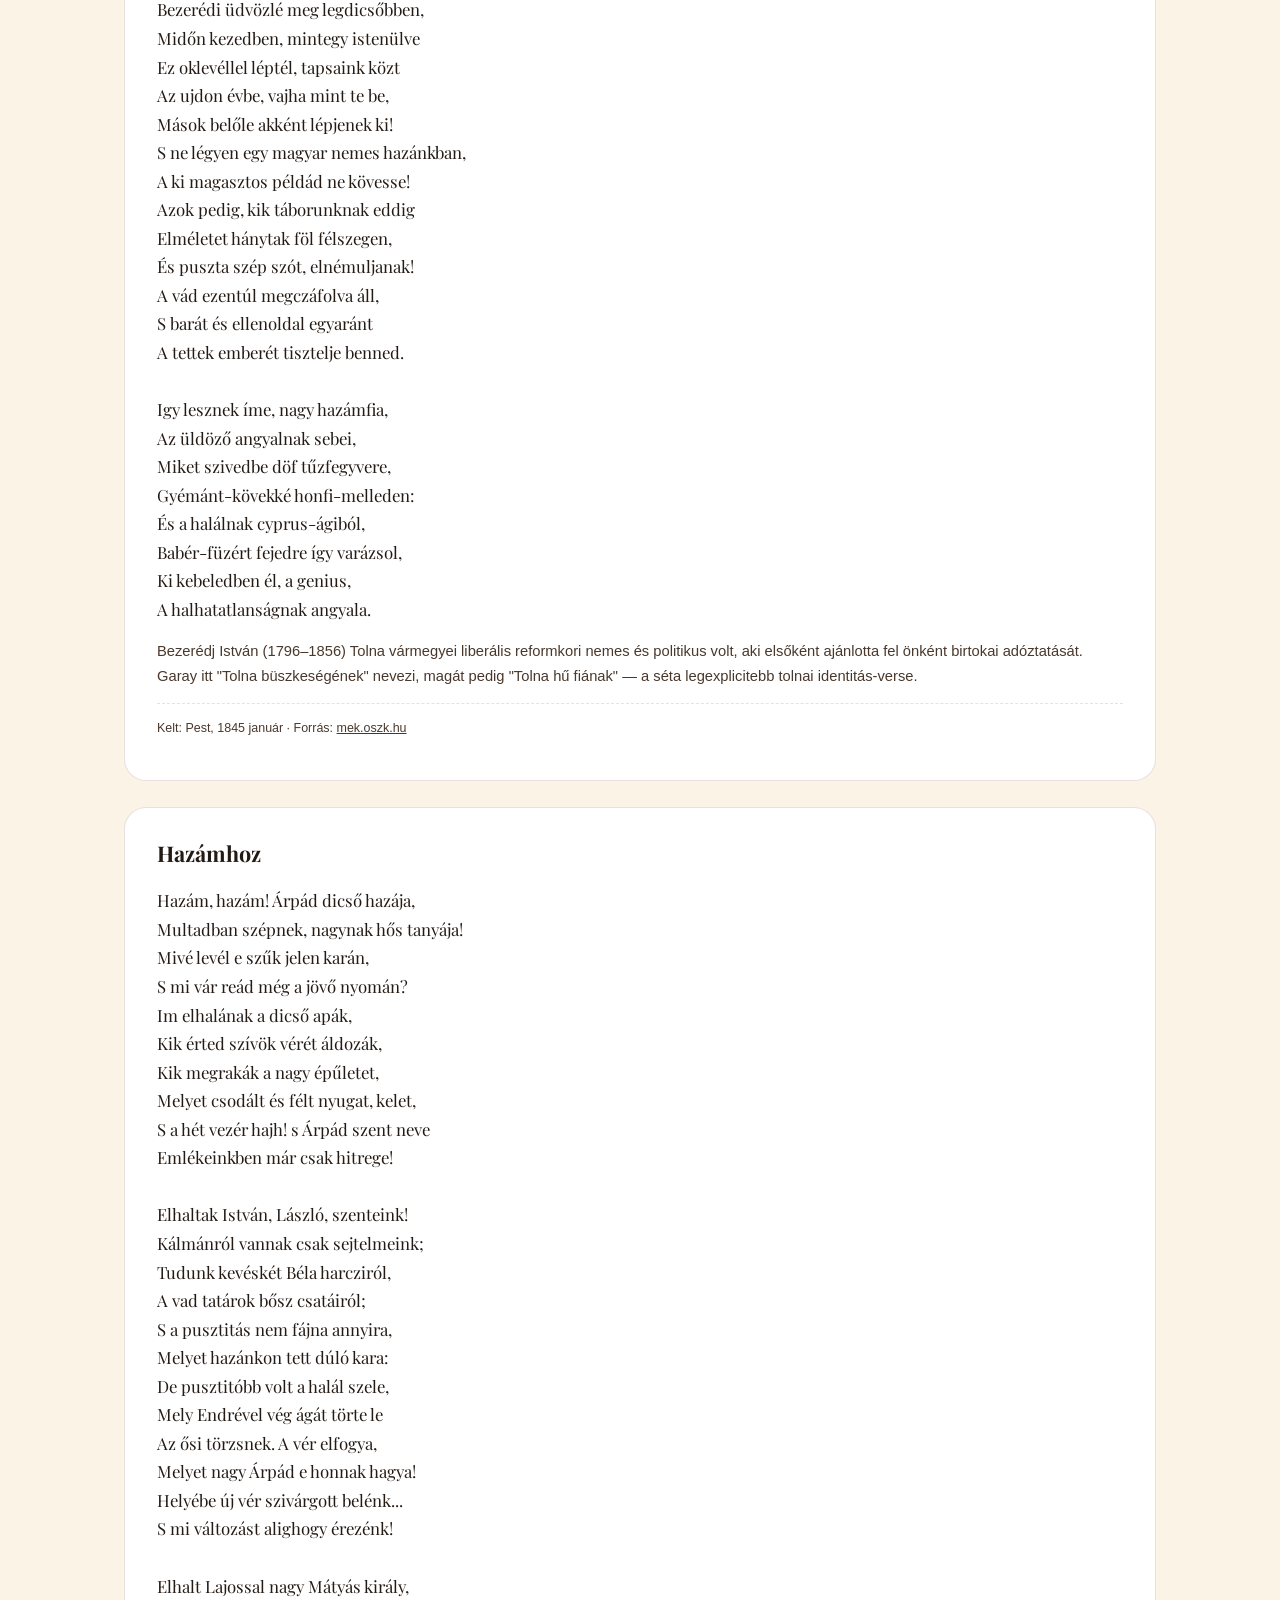
<file: versek.html>
<!doctype html>
<html lang="hu">
<head>
<meta charset="UTF-8">
<meta name="viewport" content="width=device-width, initial-scale=1, viewport-fit=cover">
<title>Versek és szerzők — Irodalmi Séta Szekszárdon</title>
<meta name="description" content="Babits Mihály, Garay János, Baka István, Mészöly Miklós és Dienes Valéria szekszárdi kötődésű versei, szövegrészletei és helyszínei.">
<link rel="icon" href="data:image/svg+xml,<svg xmlns=%22http://www.w3.org/2000/svg%22 viewBox=%220 0 100 100%22><text y=%22.9em%22 font-size=%2290%22>🍇</text></svg>">
<link rel="preconnect" href="https://fonts.googleapis.com">
<link href="https://fonts.googleapis.com/css2?family=Playfair+Display:wght@600;700&display=swap" rel="stylesheet">
<link rel="stylesheet" href="css/style.css">
</head>
<body>

<nav class="topnav">
  <div class="container">
    <a class="brand" href="index.html">
      <svg viewBox="0 0 24 24" fill="none" stroke="currentColor" stroke-width="2"><path d="M12 21s7-7.2 7-12a7 7 0 1 0-14 0c0 4.8 7 12 7 12z"/><circle cx="12" cy="9" r="2.5"/></svg>
      Irodalmi Séta Szekszárdon
    </a>
    <div class="navlinks" id="main-navlinks">
      <a href="index.html">A séta</a>
      <a href="versek.html" class="active">Versek &amp; szerzők</a>
      <a href="mukodes.html">Működés</a>
    </div>
    <div class="nav-right">
      <button class="theme-toggle" onclick="toggleTheme()">☀︎ / ☾</button>
      <button class="nav-toggle" data-nav-toggle aria-label="Menü megnyitása" aria-expanded="false" aria-controls="main-navlinks">
        <svg viewBox="0 0 24 24" fill="none" stroke="currentColor" stroke-width="2"><path d="M3 6h18M3 12h18M3 18h18"/></svg>
      </button>
    </div>
  </div>
</nav>

<header class="hero" style="padding-bottom: 2.5rem;">
  <div class="container">
    <p class="kicker">Az öt szerző teljes anyaga</p>
    <h1>Versek, szövegek, helyszínek</h1>
    <p class="lead">
      Öt szekszárdi kötődésű szerző, fejenként öt-öt mű — ahol a szerzői jog
      megengedi, teljes terjedelemben, ahol nem, rövid idézettel és
      forrásmegjelöléssel. A séta lineáris élményéhez képest ez az oldal a
      teljes irodalmi anyagot tárja fel, szerzőnként rendezve.
    </p>
  </div>
</header>

<nav class="author-nav">
  <a href="#babits">Babits Mihály</a>
  <a href="#garay">Garay János</a>
  <a href="#baka">Baka István</a>
  <a href="#meszoly">Mészöly Miklós</a>
  <a href="#dienes">Dienes Valéria</a>
</nav>

<main class="container">

<!-- ============================================================ BABITS -->
<section class="author-block" id="babits">
  <div class="author-head">
    <p class="years">1883–1941 · Szekszárd szülötte</p>
    <h2>Babits Mihály</h2>
    <div class="author-bio">
      <p>Babits Mihály 1883. november 26-án született Szekszárdon, dunántúli
      tisztviselő-családban. Életének első éveit a szülővárosban töltötte,
      majd a család Pécsre költözött; apja halála után, 1898-ban azonban
      édesanyjával és testvéreivel visszaköltözött Szekszárdra, így ifjúkorában
      is rendszeresen visszatért ide. A várost övező szőlődombok és a családi
      présház végigkísérik életművét — később a <em>Halálfiaiban</em> is
      felbukkan a szekszárdi családtörténet és táj. Bár felnőtt élete
      Budapesthez és Esztergomhoz kötődött, szülővárosához haláláig (1941)
      érzelmileg kötődött.</p>
    </div>
    <div class="copyright-note">
      Babits Mihály 1941-ben hunyt el, művei Magyarországon 2012 óta
      közkincsnek (public domain) minősülnek — az alábbi versek ezért teljes
      terjedelmükben, szó szerint szerepelnek, elsődleges forrásokból
      (Nyugat-archívum, Magyar Elektronikus Könyvtár) ellenőrizve.
    </div>
  </div>

  <div class="poem-grid">

    <article class="poem-card">
      <h3>Szekszárd, 1915 nyarán</h3>
      <p class="poem-text">A rónatányér közepén
nyúlik a város mint lepény
kis város: nagy falu
Korán fekvő, korán kelő:
fehér fal és piros tető
zöld fák és zöld zsalu.

Kockássan osztott a határ
Álmossan nyúl a rónatáj
Elült a jó madár:
csapdos a buksi bőregér
az utcán nem zörög szekér
sem szekér sem batár.

Tegezben már a nap nyila
Ébred a szél, az ég lila
hajlik a búzaszál:
a légben óriási hold,
tüzes, de némán, mint a holt,
mint egy holt lapda, száll.

*

Jaj, minden úgy mint hajdanán
s három kereszt a Bartinán
a régi sziluett
Alkonyba boldogult vidék:
s kínt, sorsokat a szelid ég
nyugton magába vett.

Aggódva, sápadt kérdező,
állok az elborult mező
fölött, az ég alatt:
Kit elhagytam: szülőhelyem!
s ki jöttél mindenütt velem:
ég! küldj egy madarat!

A lila kékbe feketéll,
áll az Idő és máll a Tér,
kilencszáztizenöt -
(Igy csüggtem én a mély egen,
mint régi jósok dombhegyen,
a présházunk fölött.)</p>
      <p class="poem-context">A cím maga nevezi meg a várost — ez a legexplicitebb
      Babits–Szekszárd kapcsolódás. Az "álmos", domb alatti kisváros, a Bartina
      három keresztje és a családi présház fölötti dombtető mind ma is
      azonosítható, bejárható helyszínek.</p>
      <p class="poem-source">Első megjelenés: <em>Nyugat</em>, 1917. 7. szám · Forrás:
      <a href="https://epa.oszk.hu/00000/00022/00219/06675.htm" target="_blank" rel="noopener">epa.oszk.hu — Nyugat-archívum</a></p>
    </article>

    <article class="poem-card">
      <h3>Itália</h3>
      <p class="poem-text">Itália! tudom városaid csodálni,
hol dús sikátoron vidám nép bizsereg.
Lázas az ily szük út, mint testben kék erek,
s nemes, habár hanyag, szennyében is királyi.

Vonzanak íveid s tűnt fényed palotái,
árkádok, oszlopod, a sugaras terek,
hol elszédülnek az ideges emberek;
vonzanak a sötét toronylépcsők csigái.

De nem kékebb eged és a dombod se zöldebb,
mint honni dombjaink s a dunántúli ég,
e gömbölyű, szelíd, szinjátszó kék vidék.

S olasz szív nem lehet emlékektől gyötörtebb
a vén boltok alatt, az ősök piacán,
mint én, ha földeden bolyongok, bús hazám!</p>
      <p class="poem-context">A <em>Levelek Iris koszorújából</em> kötet szonettje
      a dunántúli táj és Itália összevetésén épül fel: a záró két tercinában
      Babits nyíltan kimondja, hogy a hazai — dunántúli, tehát szekszárdi —
      dombok szépsége vetekszik Itáliával.</p>
      <p class="poem-source">Első megjelenés: <em>Nyugat</em>, 1909. március 1. · Forrás:
      <a href="https://www.eternus.hu/vers/2197" target="_blank" rel="noopener">eternus.hu</a></p>
    </article>

    <article class="poem-card">
      <h3>Szőllőhegy télen</h3>
      <p class="poem-text">Az egész szőllőhegyet látni most,
a hegy husát most látni meztelen,
mint ájult hölgy, mutatja fesztelen
telt formáját, a gömbölyűt, csinost.

A barna föld emlőjét látni most,
emlőt száradva, dombot nesztelen,
hol az áttetsző gyöngygerezd terem,
melyből szürik a mézizű pirost.

Karók serege bús-meredten áll,
arannyal árnyal a ferde sugár,
a puszta hanton egy lélek se jár.

December, január és február -
mikor jön már a tavasz és a nyár?
a fosztott tőke álmodozva vár.</p>
      <p class="poem-context">A szekszárdi szőlőhegyi élményvilágra épülő szonett —
      a család szekszárdi szőlőbirtoka és présháza gyermekkorának egyik
      legfontosabb helyszíne volt. A ma is bejárható szekszárdi szőlőhegyek
      télen épp ilyen "meztelen" képet mutatnak.</p>
      <p class="poem-source">Kötet: <em>Levelek Iris koszorújából</em> (1902–1908) · Forrás:
      <a href="https://mek.oszk.hu/00600/00602/00602.pdf" target="_blank" rel="noopener">Babits Mihály összegyűjtött versei — Magyar Elektronikus Könyvtár</a></p>
    </article>

    <article class="poem-card">
      <h3>Esti kérdés</h3>
      <p class="poem-text">Midőn az est, e lágyan takaró
fekete, síma bársonytakaró,
melyet terít egy óriási dajka,
a féltett földet lassan eltakarja
s oly óvatossan, hogy minden füszál
lágy leple alatt egyenessen áll
és nem kap a virágok szirma ráncot
s a hímes lepke kényes, dupla szárnyán
nem veszti a szivárványos zománcot
és úgy pihennek e lepelnek árnyán,
e könnyü, síma, bársonyos lepelnek,
hogy nem is érzik e lepelt tehernek:
olyankor bárhol járj a nagyvilágban,
vagy otthon ülhetsz barna, bús szobádban,
vagy kávéházban bámészan vigyázd,
hogy gyujtják sorban a napfényü gázt;
vagy fáradtan, domb oldalán, ebeddel
nézzed a lombon át a lusta holdat;
vagy országúton, melyet por lepett el,
álmos kocsisod bóbiskolva hajthat;
vagy a hajónak ingó padlatán
szédülj, vagy a vonatnak pamlagán;
vagy idegen várost bolygván keresztül
állj meg a sarkokon csodálni restül
a távol utcák hosszú fonalát,
az utcalángok kettős vonalát;
vagy épp a vízi városban, a Riván
hol lángot apróz matt opáltükör,
merengj a messze multba visszaríván,
melynek emléke édesen gyötör,
elmúlt korodba, mely miként a bűvös
lámpának képe van is már, de nincs is,
melynek emléke sohse lehet hűvös,
melynek emléke teher is, de kincs is:
ott emlékektől terhes fejedet
a márványföldnek elcsüggesztheted:
csupa szépség közt és gyönyörben járván
mégis csak arra fogsz gondolni gyáván:
ez a sok szépség mind mire való?
mégis arra fogsz gondolni árván:
minek a selymes víz, a tarka márvány?
minek az est, e szárnyas takaró?
miért a dombok és miért a lombok
s a tenger, melybe nem vet magvető?
minek az árok, minek az apályok
s a felhők, e bús Danaida-lányok
s a nap, ez égő szizifuszi kő?
miért az emlékek, miért a multak?
miért a lámpák és miért a holdak?
miért a végét nem lelő idő?
vagy vedd példának a piciny füszálat:
miért nő a fü, hogyha majd leszárad?
miért szárad le, hogyha újra nő?</p>
      <p class="poem-context">A magyar filozófiai líra egyik legismertebb darabja —
      bár konkrét helynevet nem tartalmaz, a hazai dombvidéki alkonyat-képre épül,
      s a séta záró, kilátóról szemlélt panorámájához illő, elmélkedő hangot ad.</p>
      <p class="poem-source">Kezdve Szegeden, 1908, befejezve Fogarason, 1909. április · Forrás:
      <a href="https://mek.oszk.hu/00600/00602/00602.pdf" target="_blank" rel="noopener">Babits Mihály összegyűjtött versei — MEK</a></p>
    </article>

    <article class="poem-card">
      <h3>Zsoltár gyermekhangra</h3>
      <p class="poem-text">Az Úristen őriz engem
mert az ő zászlóját zengem.

Ő az Áldás, Ő a Béke
nem a harcok istensége.

Ő nem az a véres Isten:
az a véres Isten nincsen.

Kard ha csörren, vér ha csobban,
csak az ember vétkes abban.

Az Úristen örök áldás,
csira, élet és virágzás.

Nagy, süket és szent nyugalma
háborúnkat meg se hallja.

Csöndes ő míg mi viharzunk
békéjét nem bántja harcunk:

Az Úristen őriz engem,
mert az Ő országát zengem.

Az Ő országát, a Békét,
harcainkra süketségét.

Néha átokkal panaszlom
de Ő így szól: »Nem haragszom!«

Néha rángatom, cibálom: -
tudja hogy csak őt kivánom.

Az is kedvesebb számára,
mint a közömbös imája.

Az Úristen őriz engem
mert az Ő zászlóját zengem.

Hogy daloljak más éneket,
mint amit Ő ajkamra tett?

Tőle, Hozzá minden átkom:
hang vagyok az Ő szájában.

Lázas hang talán magában:
kell a szent Harmóniában.

S kell, hogy az Úr áldja, védje
aki azt énekli: Béke.</p>
      <p class="poem-context">A gyermeki nézőponton át megszólaló, háborúellenes zsoltár
      a gyermekkor tiszta, ártatlan látásmódját szólaltatja meg — tematikusan
      rokon Babits szekszárdi gyermekkori emlékvilágával.</p>
      <p class="poem-source">Első megjelenés: <em>Nyugat</em>, 1918. 15. szám · Forrás:
      <a href="https://epa.oszk.hu/00000/00022/00251/07489.htm" target="_blank" rel="noopener">epa.oszk.hu — Nyugat-archívum</a></p>
    </article>

  </div>

  <div class="location-list">
    <h4>Szekszárdi helyszínek</h4>
    <ul>
      <li><strong>Babits Mihály Emlékház</strong> (szülőház) — Babits Mihály utca 13.</li>
      <li><strong>Emléktábla</strong> a szülőház homlokzatán (1954 óta)</li>
      <li><strong>Kálvária-kilátó (Szőlő-kilátó)</strong> — Bartina-hegy</li>
      <li><strong>Babits Mihály Kulturális Központ</strong> — Szent István tér</li>
      <li><strong>Babits Mihály Általános Iskola</strong>, Szekszárd</li>
    </ul>
  </div>
</section>

<!-- ============================================================ GARAY -->
<section class="author-block" id="garay">
  <div class="author-head">
    <p class="years">1812–1853 · Szekszárd szülötte</p>
    <h2>Garay János</h2>
    <div class="author-bio">
      <p>Garay János 1812. október 10-én született Szekszárdon, tehetős
      kereskedő családban. Az 1830-as évektől lapszerkesztőként és költőként
      dolgozott Pesten, 1839-től az MTA levelező tagja, 1848-ban Eötvös József
      egyetemi tanárrá nevezte ki. Legismertebb műve <em>Az obsitos</em> (1843),
      amelynek főhőse a nagyotmondó Háry János — ebből született később Kodály
      Zoltán <em>Háry János</em> daljátéka. 1853-ban, 41 évesen halt meg Pesten;
      szekszárdi szülőháza már nem áll, de a város teret, gimnáziumot, szobrot
      és emléktáblát állított emlékének.</p>
    </div>
    <div class="copyright-note">
      Garay János 1853-ban hunyt el, versei régóta közkincsnek minősülnek —
      az alábbi szövegek ezért teljes terjedelmükben szerepelnek, a Magyar
      Elektronikus Könyvtár kritikai gyűjteményes kiadása alapján.
    </div>
  </div>

  <div class="poem-grid">

    <article class="poem-card">
      <h3>Kont</h3>
      <p class="poem-text">Harmincz nemes Budára tart,
Szabad halálra kész;
Harmincz nemes bajtárs előtt
Kont, a kemény vitéz.

Mind hősek ők, mind férfiak,
Mind hű és hazafi, -
Mint pártütőket hitlenül
Eladta Vajdafi.

Budán a bősz király előtt
Megállnak zordonan;
Szemökben a nemes harag,
S a kar hatalma van.

De trónusán áll a király,
S szól ajkiról a gőg:
«Földig boruljon térdetek,
Ti vétkes pártütők!»

Szólott haraggal s bosszusan, -
A harmincz összenéz, -
Harmincz nemes bajtársival
Kont, a kemény vitéz.

«Nem úgy, király!» kiált a hős;
S megrázza ősz fejét;
Vélnéd, egy erdő rengeti
Hatalmas üstökét.

«Nem úgy király! az égre nem!
A pártütő te vagy!
Te tetted azt, hogy a hazán
Az átok súlya nagy.

Vért s éltet áldozott neked
E nemzet székedért,
S te rút gyülölséggel fizetsz,
Az isten tudja mért!

Vagy visszavíjja ős hazánk
Szabadságát karunk, -
Vagy érte küzdve, hű felek,
Egyért s együtt halunk.

De térdet, zsarnok úr, hogy így
Dúlsz minket és e hont,
Nem hajt neked, sem e sereg,
Sem Hédervári Kont!»

Szólott haraggal s vakmerőn,
Inkább meghalni kész,
Sem hogy térdét meghajtaná
Kont, a kemény vitéz.

És bőszszel a király viszonz,
- S király haragja nagy -
«Halál reád, oly rút halál,
Mint felségsértő vagy!

Halál reád, nyakas vezér,
Te itt is lázitó!»
S zordan mögötte feltünik
Az óriás bakó.

Elsápad a nép, áll a hős,
S áll a harmincz nemes:
Rajtok Zsigmond pillantata
Végiglen tévedez:

«Kezemben élet és halál,
Halljátok, pártütők!
Ki térdel, annak élet int!»
De nem mozdulnak ők!

Mind hősek ők, mind férfiak,
Mind hű és hazafi;
Vérét a hős, ha halni kell,
Nem retteg ontani.

«Hát veszszetek mindannyian,
Haláltok a bitó!
- Mond a király s így veszszen el,
Ha kell, egy millió!»

És mégyen a harmincz nemes
A gyászpiaczra föl;
Vérpallosával a bakó
Kifárad, s újra öl.

S a néma légbe nem vegyül
Csak legkisebbke jaj;
Csak a tömegnek ajkain
Egy elnyomott sohaj.

Ki az, ki végsőnek maradt
A harminczból, ki ő?
Hogy mindegyikkel társhalált
Halhasson, a dicső?

Igy áll az őserdők disze,
Az óriási cser,
A fejszés hozzá sujtani
Csak kételkedve mer.

A cser bevárja a csapást;
A bajnok visszanéz,
S szemben fogadja a bakót
Kont, a kemény vitéz.

«Mint bajnokot, mint férfiút,
Igy illet a halál,
Nem gaz, nem órv, egy honfi az,
Ki most e törzsön áll.

Az megtagadja istenét
Egy szolga életért;
A hősnek egy rablét helyett
Halála nyújt babért.

Halálom, és a társaké
Egy véres áldozat,
Melyből a honnak üdv fakad,
Zsigmondnak kárhozat!»

Szólott a hős, sújt a bakó,
A nap homályba vész -
Igy halt el a harmincz nemes,
S Kont, a kemény vitéz.

S a néma légbe nem vegyűl
Csak legkisebbke jaj;
De a tömegnek ajkain
Kel lázadó moraj.

«Zsigmond király, zsarnok király!
- S a zsarnok vére fagy -
Itéleted törvénytelen,
Az ország foglya vagy!»</p>
      <p class="poem-context">Garay egyik legnépszerűbb történelmi balladája
      Hédervári Kont Zsigmond király általi kivégzéséről — a zsarnoksággal
      szembeni ellenállás reformkori toposza, amely a szerző életművének fő
      vonulatához illeszkedik.</p>
      <p class="poem-source">Kötet: <em>Garay János összes költeménye</em> · Forrás:
      <a href="https://mek.oszk.hu/00600/00655/00655.htm" target="_blank" rel="noopener">mek.oszk.hu</a></p>
    </article>

    <article class="poem-card">
      <h3>Bezerédi Istvánhoz</h3>
      <p class="poem-text">   Hallám a hírnek gyász kongásiból
A nagy csapást, mely kebledet találta,
A szörnyü rablást, melyet házadon,
Elkövetett az ó év angyala,
Hogy megrengett belé az ősi ház,
Meg férfi kebled gránit temploma.
S midőn az új év földerült reád,
Feldúltan állott a ház, a kebel,
Mert a mi éke és reménye volt,
A testben és lélekben ékesen
Fejlett virágot, szíved büszkeségét,
Tolnánk virágzó Flóráját, halálos
Lehelletétől elhervasztva lelted.
Hallottam és elképedék,... előttem
Állott egész nagyságában keserved:
A gyermekvesztés sajgó érzete,
Mely átnyilalta kebled húrjait,
A kín, a hosszú, tompa fájdalom,
Mely rákövetkezék, előttem állt, -
S nagy vakmerőség volna, érezem,
Ily kínok ellenében, a vigasznak
Szavát emelni, rút szentségtörés,
Sajgó sebeit föltépni általa.

   Te nem szorúltál érzelgő vigaszra,
Elég neked, ha résztvevő szivekkel
Találkozol. Lelked magasztosabb,
Kebledben edzett férfi szív dobog,
S nagyobb csapás nem görbitendne meg;
Mert mind a kettőt egy nemzet baján
Edzéd meg, egy hullámon hányatott
Ország hajóján neveléd szilárddá...
Te a hazáé vagy, - nem durva Brútus,
Ki hajthatatlan sziklaként tekinti
A bárd alatt elhullni gyermekit,
S a mélyen érző szív legemberibb
Tolmácsait szégyenli, a könyűt;
S nem is könyűkben fürdő asszonyember,
Ki lágy panaszba fojtja életét;
De mint a régi Hellás hősei,
Szálkardra hívod üldő sorsodat,
Melynek minél nagyobb csapása rajtad,
Annál erősbnek érzed karodat,
Annál magasztosb hévvel gyúl ki benned
Az égi szikra: tenni halhatatlant.

   Im mostan is, míg törzsöd pusztítója,
A zord halál kegyetlen angyala,
Házad köré cyprusberket kerít:
Te a hazának sivatagjain
Egy nagy oasist ültetsz, mely utóbb
(Az isten adja, hogy megérd) virágzó
Kertté bűvölje Brassóig Posonytól
És Kárpátoktól Ádriáig e hont!
És míg az ó év fájdalmas sebet hagy
Házad- s szivedben: Te az újat azzal
Kezded, hogy a honnak egy ó sebére
Erőd szerint első rakj gyógytapaszt,
Midőn nemes lelkednek ösztönéből
Első sietsz, nem szóval és csak elvben,
De tettel a közterhben részesülni.
Légy üdvözölve, Tolna büszkesége!
S engedd, hogy én is, Tolna hű fia,
Hazánk első adózó nemesének
Egy tölgygalyat kötözzek homlokára,
S kevély örömmel hirdessem hazámnak,
Hogy ennyi milliók között ez évet,
Kik azt megüdvözölték e hazában,
Bezerédi üdvözlé meg legdicsőbben,
Midőn kezedben, mintegy istenülve
Ez oklevéllel léptél, tapsaink közt
Az ujdon évbe, vajha mint te be,
Mások belőle akként lépjenek ki!
S ne légyen egy magyar nemes hazánkban,
A ki magasztos példád ne kövesse!
Azok pedig, kik táborunknak eddig
Elméletet hánytak föl félszegen,
És puszta szép szót, elnémuljanak!
A vád ezentúl megczáfolva áll,
S barát és ellenoldal egyaránt
A tettek emberét tisztelje benned.

   Igy lesznek íme, nagy hazámfia,
Az üldöző angyalnak sebei,
Miket szivedbe döf tűzfegyvere,
Gyémánt-kövekké honfi-melleden:
És a halálnak cyprus-ágiból,
Babér-füzért fejedre így varázsol,
Ki kebeledben él, a genius,
A halhatatlanságnak angyala.</p>
      <p class="poem-context">Bezerédj István (1796–1856) Tolna vármegyei liberális
      reformkori nemes és politikus volt, aki elsőként ajánlotta fel önként
      birtokai adóztatását. Garay itt "Tolna büszkeségének" nevezi, magát
      pedig "Tolna hű fiának" — a séta legexplicitebb tolnai identitás-verse.</p>
      <p class="poem-source">Kelt: Pest, 1845 január · Forrás:
      <a href="https://mek.oszk.hu/00600/00655/00655.htm" target="_blank" rel="noopener">mek.oszk.hu</a></p>
    </article>

    <article class="poem-card">
      <h3>Hazámhoz</h3>
      <p class="poem-text">   Hazám, hazám! Árpád dicső hazája,
Multadban szépnek, nagynak hős tanyája!
Mivé levél e szűk jelen karán,
S mi vár reád még a jövő nyomán?
Im elhalának a dicső apák,
Kik érted szívök vérét áldozák,
Kik megrakák a nagy épűletet,
Melyet csodált és félt nyugat, kelet,
S a hét vezér hajh! s Árpád szent neve
Emlékeinkben már csak hitrege!

   Elhaltak István, László, szenteink!
Kálmánról vannak csak sejtelmeink;
Tudunk kevéskét Béla harcziról,
A vad tatárok bősz csatáiról;
S a pusztitás nem fájna annyira,
Melyet hazánkon tett dúló kara:
De pusztitóbb volt a halál szele,
Mely Endrével vég ágát törte le
Az ősi törzsnek. A vér elfogya,
Melyet nagy Árpád e honnak hagya!
Helyébe új vér szivárgott belénk...
S mi változást alighogy érezénk!

   Elhalt Lajossal nagy Mátyás király,
Nevére még csak emlékkő sem áll!
Dicső apjára ha emlékezünk,
Magasztosabban lángol kebelünk;
De szent erényét, hány, ki követi?
Mint ő, hazáját úgy ki szereti?
Nyomban követte őket a csata,
A mely Mohácsnak «sír» nevet ada;
A sírnak hantján könyekhez szokánk,
S midőn fölérzénk - készen volt igánk.

   Igát viseltünk gyáván, csúfosan,
(Gyalázatunk könyvünkben irva van)
Igát viseltünk Árpád fiai,
A hős, szabad nemzetnek sarjai!
Békóban a nép nyögve görnyedett;
A hős csatában küzdve elveszett;
A hon javát, savát - hallgasd meg ég! -
A zsarnok és - az áruló szedék.

   Kiszenvedők ezt is. Megtört igából
S ketté hasított láncz kemény vasából
Fegyvert kovácsolt Árpád gyermeke,
Szabadság lett győzelmi éneke;
És elvonulván a nehéz vihar,
Új életet kezd élni a magyar.
Honába visszahozta két kincsét;
Vallása istenét és szép nyelvét,
S lerontva külbálványok szobrait,
S mindent, mit abba ellensége vitt,
Kinyitta nékik isten templomát,
S szabad tanácsa szabad csarnokát;
Onnan miként a csattogány dala,
Költő lantjáról szerte szárnyala.

   És most - ez új lét, új regg hajnalán
Indulsz-e újra veszni, én hazám?
Állásod, oh hon, aggalomra költ;
Ingóbb alattad, mint tán volt, a föld.
Ön táborodban a vész mételye,
A sűlyedésnek megkapott csele:
Félig kivívott szép babéridat
Még föl sem tűzted jól, saját fiad
Saját magadtól megirígyeli,
Egymás fejéről dühvel tépdeli.
S részeg tanyákon ittas kortesek
Közé hajítja. Őt más érdekek
Vonják, nagyobbak, mint a szent hazáé -
A hivatalkór, s kártya-asztaláé...
Isten! ne hadd, hogy kit oly sok vihar
Nem dönthetett meg eddig, a magyar,
Tanuljon végre hazaárulást,
S magának adja meg a végcsapást!</p>
      <p class="poem-context">Reformkori nemzeti önvizsgáló óda: a magyar
      történelem nagy korszakait (Árpád, Szent István, Mátyás, Mohács) idézi
      fel, majd féltő aggodalommal fordul az 1840-es évek jelenéhez.</p>
      <p class="poem-source">Kelt: 1846 · Forrás:
      <a href="https://mek.oszk.hu/00600/00655/00655.htm" target="_blank" rel="noopener">mek.oszk.hu</a></p>
    </article>

    <article class="poem-card">
      <h3>Szeresd magyar hazádat</h3>
      <p class="poem-text">Szeresd magyar hazádat,
  E szép magyar hazát!
Mely gyermekidnek éltet,
  Neked végnyugtot ád,
Mely ezredéven által
  Táplálta ősidet,
S mely ezredév után is
  Csak tőled kér nevet!

Éjszak fiát mi vonja
  Rögéhez más felett?
A szülőföld vonzalma,
  A hazaszeretet.
S téged ne vonzna földed,
  Az éden kicsiben?
Hol Isten áldást hintett
  El völgyön és hegyen.

Tekints körül! hegy és völgy
  Mily gazdagon virít!
Melyet, mint hajdan édent,
  Négy nagy folyam hasít!
Rónád arany kalásza
  Tiz magvat szaporit.
Ki számolná meg erdőd
  Fa-milliárdjait.

Hegyeid nemes borágát
  Isméri a világ.
Hol van bor, mely Tokajnak
  S Ménes nyomába hág?
Ily dús e föld, ily áldott,
  Egy minta gazdaság,
Melynél szebbet, sem jobbat
  Nem látott a világ.

De hogy legyen, mivé lett
  Kezek szorgalma kell,
S minékül nincs ipar s üdv -
  Meleg magyar kebel,
Mely honja érdekéért
  Lángolni tud s akar.
S ki az, ki igyen érez?
  Ha nem te, hős magyar.

Te, a ki hős karoddal
  Meg tudtad szerzeni,
Utóbb ezer csaták közt
  Mindig megvédeni.
Te nem tudnád mivelni
  Megáldott földedet?
Egy ezred éven által
  Megszentelt kincsedet.

Szeresd magyar hazádat!
  A szép magyar hazát!
Mely gyermekidnek éltet,
  Neked végnyugtot ád.
Mely ezredéven által
  Táplálta ősidet,
S mely ezred év után is
  Csak tőled kér nevet!</p>
      <p class="poem-context">A magyar táj — hegy-völgy, négy folyam, termékeny róna,
      híres borvidékek — dicsérete a hazaszeretet allegóriájaként. A szülőföld
      és a bortermő táj szeretete szorosan rezonál Garay szekszárdi,
      borvidéki identitásával.</p>
      <p class="poem-source">Forrás:
      <a href="https://mek.oszk.hu/00600/00655/00655.htm" target="_blank" rel="noopener">mek.oszk.hu</a></p>
    </article>

    <article class="poem-card">
      <h3>Az obsitos — I. ének: Az obsitos és Napoleon</h3>
      <p class="poem-context" style="margin-bottom:1rem;">Az <em>Az obsitos</em>
      (1843) Garay legismertebb, verses elbeszélő költeménye, a nagyotmondó
      Háry János történetének forrása — ebből született Kodály Zoltán
      <em>Háry János</em> daljátéka, s a szekszárdi Garay-szobor egyik
      domborműve is ezt a jelenetet ábrázolja. A mű hosszú, énekekre tagolt
      elbeszélő költemény; itt az első, önmagában is kerek éneke olvasható
      teljes terjedelmében.</p>
      <p class="poem-text">Hárman valának együtt, a potrohos biró,
Egy obsitos vitéz, és a furfangos iró;
A többi asztaloknál együtt és szerteszét,
Vidám paraszt legények itták a hegy levét.

Ott ültek iddogáltak vecsernye óta már,
Keringett és fel is dőlt a bujdosó pohár;
Mátyás király sem nyert tán több éljent a Dunán,
Mint mennyit Háry János, az obsitos magán.

S volt is miért e nagy zaj, ez éljen-háború,
Az obsitosnak párját nem látta hat falú,
A szem, a száj elállott merész beszédein,
Ország-világ csodálta vitézi tettein.

Most is kezébe kapván az öblös meszelyest,
Kalandos életéből regét regére kezd;
Hol s merre járt, mit látott, mit tett ő s társai,
S hallgatva függtek rajta mindnyájok ajkai.

Ő, ki ármádiákat vert széjjel egy magán,
Túl jára hadnagyával az Operenczián,
Ki franczia fejekkel sátrát körül raká,
És a világ végénél lábát lelógatá.

«De még ez mind csak semmi» szokása mondani,
S közelb csoportosulnak a többit hallani.
«Mit! semmi? - mond a bíró - a soknál is sokabb,
Igyék, komám!» és isznak mindnyájan mint a csap.

«Nem addig van - kiált most a furfangos diák,
A legjavát elhagyta - és most őt hallgaták -
Kendtek még mit sem tudnak, ha egyet el nem mond,
Hogyan fogá el bátyó a nagy Napoleont.»

«Hm! mond az obsitos hős, - a nagy Napoleon!
Nagy ő a francziák közt - és vállán egyet von,
De engem ugy segéljen, nem a magyar között,
S hát még - veté utána - magyar huszár előtt!»

És itt magát értette az obsitos baka,
Ámbár lovon soh'sem volt éltében jó maga:
De annyit emlegette és annyiszor lovát,
Hogy végre is huszárnak kellett hinni magát.

«Hol volt, hol nem, bizonynyal már meg nem mondhatom,
Kétszázezer vitézzel jött ránk Napoleon,
Mi tán mindössze százan, vagy kétszázan valánk,
Mind nyalka szép huszárok, mind tűz és annyi láng.»

A furfangos diák itt szörnyet prüszente rá,
De Háry ő beszédét tovább is folytatá:
«Kétszázezernek ellen kétszáz, az angyalát!
Mit gondol kend, biró úr, ki adta meg torát?»

«Ki adta volna, hát ki!» viszonz a kérdözött,
Csak volt a kapitányban ész, és nem ütközött?»
«Volt ám, de volt kurázs is, komék, és mekkora;
Megütközénk biz, és hogy!» kiált a vén baka.

«Magam valék az első, ki közbe vágtaték,
Hullott a francziája mint húll a fű, a jég!
A nap megállt fölöttünk bámulni a csodát,
Kétszázezret hogy vert meg kétszáz, az angyalát!»

És a diák ujonta szörnyet prüszente rá,
De Háry ő beszédét tovább is folytatá;
«Futottak már a franczok, mint szélben a katáng,
Utánok a magyarság, hogy szinte fulladánk!

S im a futóknak közte meglátom a vezért,
Arany kengyelben lába, lovával szél sem ért,
De én is paripámat utána rugtatom,
S egy sűrü erdő szélén - vitézül elfogom.

«Az angyalát! kiálték, s megcsípem őt nyakon,
Most valld meg, úgy-e, hogy te vagy a Napoleon?»
«Való, a mi való - szólt - vitéz, hogy az vagyok,
Csak éltemnek kegyelmezz, adós nem maradok.

Kérj tőlem a mi tetszik, vitéz magyar legény,
A francziák császára kincsekben nem szegény!»
«Az angyalát! - kiáltám - uram, nem addig a!
De jősz a kapitányhoz lánczhordta franczia.»

És a diák ujonta szörnyet prüszente rá,
De Háry ő beszédét tovább is folytatá:
«Mentünk és mendegéltünk, s kiérvén a sikon,
Egy hat lovas hintó áll előttünk gazdagon.

A hat lovas hintóban egy úri asszony ült,
Aranytól és gyémánttól ruhája nehezült,
A mint reánk tekinte: Oh Jézus Mária!
Kiálta; mert hogy ő volt Mária Luiza.

«Igy kell-e téged látnom, oh nagy Napoleon!
Én nagy felségű férjem, kegyetlen lánczokon?
S ki vagy te, jó vitézem, ki őtet elfogád?»
«Vitéz Joannes Háry, - mondám - az angyalát!»

«Halld, a mit én tenéked itt mondok, jó vitéz;
- Szólt most az úri asszony, s mélyen szemembe néz -
Te oly vitézi tettet követtél itten el,
Minőt még egy magyar sem, mely nagy díjt érdemel.

Ha őt te elbocsátod, igéretet teszünk,
Hogy holtom- s holtodiglan enyém tiéd leszünk.» -
«Az angyalát! kiáltám, felséges asszonyom,
Tudom, mi a becsület, legyen szabad rabom.

Szép asszonyért, szép lányért az igazi vitéz
Tüzet vizet kiállni, pokolba menni kész,
Vitéz Joannes Háry igaz magyar nevem,
Üljön fel a császár úr, - itt van reá kezem!»

És a diák szörnyűen s nagyot prüszent közé;
De Háry ő beszédét ekképen végezé:
«Mondottam és a császár legott elvágtatott,
De két kezembe két szép arany órát nyomott.

Az egyiket, gondoltam, kapitányomnak hagyom,
A másikat későbben elkérte hadnagyom;
Az angyalát! csak egyet tartottam volna meg.
Mert most el is hihetik, nem is, kigyelmetek.»

De ők hitték mindannyin, a potrohos biró,
A vígadó legények, még a gonosz iró,
A furfangos diák is nagyot hörpentve szólt:
Nincs oly vitéz a földön, mint Háry bátya volt.</p>
      <p class="poem-source">Kötet: <em>Az obsitos</em> (1843) · Forrás:
      <a href="https://mek.oszk.hu/00600/00655/00655.htm" target="_blank" rel="noopener">mek.oszk.hu — Garay János összes költeménye</a></p>
    </article>

  </div>

  <div class="location-list">
    <h4>Szekszárdi helyszínek</h4>
    <ul>
      <li><strong>Garay tér és Garay János-szobor</strong> — Szárnovszky Ferenc alkotása, 1898</li>
      <li><strong>Szülőház helye</strong> — a mai OTP-székház helyén, a szoborral szemben</li>
      <li><strong>Szekszárdi Garay János Gimnázium</strong> — Szent István tér 7–9.</li>
      <li><strong>Wosinsky Mór Megyei Múzeum</strong> — a múzeum első irodalmi gyűjteménye, Garay hagyatéka (1917)</li>
    </ul>
  </div>
</section>

<!-- ============================================================ BAKA -->
<section class="author-block" id="baka">
  <div class="author-head">
    <p class="years">1948–1995 · Szekszárd szülötte</p>
    <h2>Baka István</h2>
    <div class="author-bio">
      <p>Baka István József Attila-díjas költő, író és műfordító, a 20.
      századi magyar líra egyik legjelentősebb, formaérzékeny megújítója.
      Családja 1956-ban költözött vissza Szekszárdra, ahol 1966-ban
      leérettségizett a Garay János Gimnáziumban. A szegedi egyetem
      magyar–orosz szakán szerzett diplomát, egy évet Leningrádban is
      töltött. Két évig tanított Szekszárdon, majd 1974-től Szegeden élt —
      de szülővárosa, akárcsak Mészöly Miklósnál, prózájának és verseinek is
      visszatérő színtere maradt. 2015-ben Szekszárd posztumusz díszpolgárává
      választották.</p>
    </div>
    <div class="copyright-note">
      Baka István 1995-ben hunyt el; művei Magyarországon 2065-ig szerzői
      jogi védelem alatt állnak. Ezért az alábbiakban csak rövid (2–4 soros),
      forrásmegjelöléssel ellátott idézetek szerepelnek, saját szavainkkal írt
      összefoglalóval kiegészítve — a teljes versek a megadott linkeken,
      elsődleges forrásból olvashatók.
    </div>
  </div>

  <div class="poem-grid">

    <article class="poem-card">
      <h3>Képeslap 1965-ből (1990)</h3>
      <p class="poem-excerpt">„…újra tó a Csörge-tó / halott vizének jégkérge alatt, /
      a régi házban verset ír Babits, / Liszt zongorázik Augusznál…"</p>
      <p class="poem-context">A vers egy köznapi jelenetből — a beszélő a
      konyhaasztalnál ülve nézi, ahogy a nap egy domb mögé bukik — bontja ki
      Szekszárd rejtett rétegét. Feltűnik a mára kiszáradt Csörge-tó, és
      megelevenedik a régi Auguszék-ház, ahol Babits verset ír, Liszt pedig
      zongorázik — utalva Liszt Ferenc és az Augusz család valós szekszárdi
      barátságára.</p>
      <p class="poem-source">Teljes szöveg:
      <a href="https://bakaistvan.hu/muvek-works/baka-istvan-muvei-versek/kepeslap-1965-bol/" target="_blank" rel="noopener">bakaistvan.hu</a> ·
      <a href="https://mek.oszk.hu/09400/09446/09446.htm" target="_blank" rel="noopener">mek.oszk.hu</a></p>
    </article>

    <article class="poem-card">
      <h3>Tájkép fohásszal (1989)</h3>
      <p class="poem-excerpt">„Vonul a szürke téli ég: / kopottas írógépszalag, /
      sorjáznak a havas vidék…"</p>
      <p class="poem-context">A hasonló című, posztumusz kötet címadó darabja a
      téli vidéki tájat — tanyák, gyümölcsösök, jeges tavak, vonatok — mintha
      egy isteni gépiraton sorjázó szavakként írná le. A táj és a nyelv
      határai elmosódnak: a beszélő azért fohászkodik, hogy ő maga is a
      táj-vers részévé váljon.</p>
      <p class="poem-source">Teljes szöveg:
      <a href="https://bakaistvan.hu/muvek-works/baka-istvan-muvei-versek/tajkep-fohasszal/" target="_blank" rel="noopener">bakaistvan.hu</a></p>
    </article>

    <article class="poem-card">
      <h3>Körvadászat (1976)</h3>
      <p class="poem-excerpt">„Nyírfa s tükörképe a tóban: kártyalap. / Isten és
      Sátán kártyáznak az őszi / táj asztalán – Isten veszít s fizet…"</p>
      <p class="poem-context">Az őszi vadásztáj — erdő, tó, elhulló szarvasok és
      nyulak — Isten és Sátán kártyacsataként jelenik meg, ahol a tétek élőlények.
      A körkörös hajtóvadászat képe az erőszak és a kiszolgáltatottság
      metaforájává válik; a sűrített hangulat rokon a Tolna megyei Duna-ártéri
      vadászterületek (pl. Gemenc) jellegzetes világával.</p>
      <p class="poem-source">Teljes szöveg:
      <a href="https://bakaistvan.hu/muvek-works/baka-istvan-muvei-versek/korvadaszat/" target="_blank" rel="noopener">bakaistvan.hu</a></p>
    </article>

    <article class="poem-card">
      <h3>Szárszói töredék (1975)</h3>
      <p class="poem-excerpt">„Városaid bogok a hálón, / mit kivetett reám az Úr. /
      Vergődtem hát benned, Hazám,"</p>
      <p class="poem-context">A hazához, mint a városok hálójába fogott egyénhez
      szóló, keserű vallomás: a beszélő úgy vergődik a hazában, mint rovar a
      hálóban. A cím elsősorban az 1943-as Szárszói Találkozó szellemi
      hagyományára utal — itt a táj tágabb, nemzeti szimbolikájáról van szó.</p>
      <p class="poem-source">Teljes szöveg:
      <a href="https://bakaistvan.hu/muvek-works/baka-istvan-muvei-versek/szarszoi-toredek/" target="_blank" rel="noopener">bakaistvan.hu</a></p>
    </article>

    <article class="poem-card">
      <h3>Szekér (1994)</h3>
      <p class="poem-excerpt">„Agyagos úton vánszorgó kerék / Kínlódva-lassan
      fordul el a Nap"</p>
      <p class="poem-context">A <em>Gecsemáné</em> ciklus verse a beszélőt egy
      agyagos, sáros vidéki úton vánszorgó, roskatag szekérrel azonosítja — a
      dél-dunántúli táj jellegzetes agyagos dűlőútjai a lét fáradtságának és a
      halál felé tartó útnak jelképévé válnak. A súlyos betegségben, élete
      utolsó évében írt vers.</p>
      <p class="poem-source">Teljes szöveg:
      <a href="https://bakaistvan.hu/muvek-works/baka-istvan-muvei-versek/szeker/" target="_blank" rel="noopener">bakaistvan.hu</a></p>
    </article>

  </div>

  <div class="location-list">
    <h4>Szekszárdi helyszínek</h4>
    <ul>
      <li><strong>Baka István Emlékszoba</strong> — Babits Mihály utca 13. (a Babits-házban, 2005 óta)</li>
      <li><strong>Garay János Gimnázium</strong> — emléktábla és Baka-terem (2015 óta)</li>
      <li><strong>Alsóvárosi temető</strong> — a költő sírja, az Augusz család kriptája mellett</li>
      <li><strong>Baka István Általános Iskola</strong>, Szekszárd (2009 óta viseli a nevét)</li>
      <li><strong>Csörge-tó egykori helye</strong> — a <em>Képeslap 1965-ből</em> helyszíne</li>
    </ul>
  </div>
</section>

<!-- ============================================================ MÉSZÖLY -->
<section class="author-block" id="meszoly">
  <div class="author-head">
    <p class="years">1921–2001 · Szekszárd szülötte</p>
    <h2>Mészöly Miklós</h2>
    <div class="author-bio">
      <p>Mészöly Miklós Kossuth-díjas író, a Digitális Irodalmi Akadémia és a
      Széchenyi Irodalmi és Művészeti Akadémia alapító tagja. Középiskoláját a
      szekszárdi Garay János Gimnáziumban végezte. Kései, úgynevezett "pannon
      prózájában" — a <em>Volt egyszer egy Közép-Európa</em> kötet
      novelláiban — tudatosan tért vissza szülővárosa és a Sárköz–Dél-Dunántúl
      tájához, történeteit szinte mitikus tájrajzzá szervezve. 1991-ben
      Szekszárd díszpolgárává választották; felesége, Polcz Alaine adománya
      alapozta meg a mai Mészöly Miklós Emlékházat.</p>
    </div>
    <div class="copyright-note">
      Mészöly Miklós 2001-ben hunyt el; művei Magyarországon 2071-ig szerzői
      jogi védelem alatt állnak. Az alábbiakban rövid (2–4 soros) idézetek és
      saját összefoglalók szerepelnek — a teljes novellák a Digitális
      Irodalmi Akadémia (DIA) ingyenesen elérhető gyűjteményében olvashatók.
    </div>
  </div>

  <div class="poem-grid">

    <article class="poem-card">
      <h3>Térkép Aliscáról (1973)</h3>
      <p class="poem-excerpt">„…a keselyűsi gátőrháztól eperfás út vezet a szekszárdi
      templomtérig (tizenegy kilométer), s ha már ott vagyunk, meg is érkezünk
      Aliscába, amit még a rómaiak alapítanak, s csak később lesz Szegzárd a neve."</p>
      <p class="poem-context">A novella Szekszárd (a római kori Alisca) történetét
      rajzolja fel helytörténeti tényekből és képzeletből szőve — konkrét, ma is
      azonosítható helyszíneket említ (Kopasz-hegy, Duna, Porkoláb-völgy,
      Sárpilis, Sióagárd), a valós topográfiát és a történeti rétegeket
      egymásra montírozva.</p>
      <p class="poem-source">Teljes szöveg:
      <a href="https://konyvtar.dia.hu/html/muvek/MESZOLY/meszoly00263a/meszoly00263b/meszoly00263b.html" target="_blank" rel="noopener">konyvtar.dia.hu</a></p>
    </article>

    <article class="poem-card">
      <h3>Térkép, repedésekkel</h3>
      <p class="poem-excerpt">„A holtág itt szélesedik ki annyira, hogy alkonyatkor
      lilás-vörös homoksivataggá mélyül. […] A parti füzesek fölött a
      templomtorony éles körvonala látszik…"</p>
      <p class="poem-context">A cím Mészöly egyik kulcsmotívumára utal: a "térkép"
      mint a táj és emlékezet rendezőelve. A szöveg a Duna menti holtágak,
      füzesek, homokpadok jellegzetes sárközi tájképét idézi fel.</p>
      <p class="poem-source">Teljes szöveg:
      <a href="https://konyvtar.dia.hu/html/muvek/MESZOLY/meszoly00263a/meszoly00337b/meszoly00337b.html" target="_blank" rel="noopener">konyvtar.dia.hu</a></p>
    </article>

    <article class="poem-card">
      <h3>Magyar novella</h3>
      <p class="poem-excerpt">„A kolera elől húzódtunk fel Tolnába, és ott vertünk
      gyökeret. […] ahol szőlőt telepítettünk, szelídgesztenyét."</p>
      <p class="poem-context">Családi legendárium és mikrotörténelem: a szöveg az
      író felmenőinek betelepülését, tolnai-mecseki birtokait és tragikus
      családi eseményeit meséli el, valós dunántúli helynevekkel — az író
      saját családtörténetét ágyazza a szekszárdi/tolnai táj mitológiájába.</p>
      <p class="poem-source">Teljes szöveg:
      <a href="https://konyvtar.dia.hu/html/muvek/MESZOLY/meszoly00263a/meszoly00268/meszoly00268.html" target="_blank" rel="noopener">konyvtar.dia.hu</a></p>
    </article>

    <article class="poem-card">
      <h3>Fakó foszlányok nagy esők évadján (1983)</h3>
      <p class="poem-excerpt">„Hol Paloz tava, Meg tó, Biri tó, Halasica tó, Sulyom
      tó, Füstös tó… tükröz ezüstösen"</p>
      <p class="poem-context">Egy háború sújtotta város pusztulását és a magányos
      "kémlelő", Bartinai Bartina alakját középpontba állító elbeszélés — a
      névválasztás a szekszárdi Bartina-dombra rímel. A tavak régies
      felsorolása a Sárköz–Duna-vidék eltűnt holtágainak, mocsarainak emlékét
      idézi.</p>
      <p class="poem-source">Teljes szöveg:
      <a href="https://konyvtar.dia.hu/html/muvek/MESZOLY/meszoly00263a/meszoly00265/meszoly00265.html" target="_blank" rel="noopener">konyvtar.dia.hu</a></p>
    </article>

    <article class="poem-card">
      <h3>Sutting ezredes tündöklése</h3>
      <p class="poem-excerpt">„Tolnát elhagyva már alkonyodott, a Lisztesben az
      erdészek és favágók elgyújtották a tüzet." / „Szegzárd nem tudta
      elterelni magáról a gyanút…"</p>
      <p class="poem-context">Történelmi-romantikus elbeszélés egy Habsburg-ellenes
      összeesküvésbe keveredő ezredesről; az utazás és a cselekmény konkrét
      dunántúli helyszíneken (Szegzárd, Tolna, Bogyiszló) és a Duna mentén
      zajlik, valósághű korabeli táji-topográfiai részletezéssel.</p>
      <p class="poem-source">Teljes szöveg:
      <a href="https://konyvtar.dia.hu/html/muvek/MESZOLY/meszoly00263a/meszoly00266/meszoly00266.html" target="_blank" rel="noopener">konyvtar.dia.hu</a></p>
    </article>

  </div>

  <div class="location-list">
    <h4>Szekszárdi helyszínek</h4>
    <ul>
      <li><strong>Irodalom Háza — Mészöly Miklós Emlékház</strong> — a Séd-patak kanyarulatában, a Babits-ház szomszédságában</li>
      <li><strong>Mészöly Miklós mellszobra</strong> — Agora sétány (Adorjáni Endre, 2022)</li>
      <li><strong>Garay János Gimnázium</strong> — ahol érettségizett</li>
      <li><strong>Bartina-domb és Kálvária-kilátó</strong> — a "Bartinai Bartina" névválasztás forrása</li>
    </ul>
  </div>
</section>

<!-- ============================================================ DIENES -->
<section class="author-block" id="dienes">
  <div class="author-head">
    <p class="years">1879–1978 · Szekszárd szülötte</p>
    <h2>Dienes Valéria</h2>
    <div class="author-bio">
      <p>Dienes Valéria (született Geiger Valéria Anna) filozófus, matematikus,
      esztéta, műfordító és a magyar mozdulatművészet (orkesztika)
      megalapítója. Szekszárdon, ugyanabban az utcában született és nőtt fel,
      mint másod-unokatestvére, Babits Mihály, akivel gyermekkori barátságuk
      életre szóló nyomot hagyott mindkettőjükön. 1908–1912 közt Párizsban
      Henri Bergson tanítványa volt, megismerte Isadora Duncan
      mozgásművészetét, s ebből dolgozta ki saját rendszerét. 1915-ben
      Budapesten megnyitotta Orkesztikai Iskoláját.</p>
    </div>
    <div class="copyright-note">
      Dienes Valéria 1978-ban hunyt el; írásai Magyarországon 2048-ig szerzői
      jogi védelem alatt állnak. Az alábbiakban rövid idézetek és saját
      összefoglalók szerepelnek, forrásmegjelöléssel.
    </div>
  </div>

  <div class="poem-grid">

    <article class="poem-card">
      <h3>Miénk az Idő (vers)</h3>
      <p class="poem-excerpt">„Egy nagy folyóban, cseppre csepp szalad, / Egy mély
      lavina kúszva jő, halad, / Egy széles tónak víze egyre nő, / És dús
      föveny tölt medret: az IDő."</p>
      <p class="poem-context">Ez a ritka, valódi Dienes-vers az időt folyóként,
      áradásként, feltöltődő mederként képzeli el. Bár nem nevesíti a Dunát, a
      szekszárdi gyermekkorból hozott folyó-élmény kézenfekvő ihletforrás egy
      olyan szerzőnél, aki egész gondolkodását mozgásban, áramlásban ("tartamban",
      Bergson nyomán) ragadta meg.</p>
      <p class="poem-source">Kötet: <em>Miénk az Idő</em>, Szent István Társulat, 1983 · Forrás:
      <a href="https://ppek.hu/szit-pdf/Dienes_Valeria_Mienk_az_Ido_facsimile.pdf" target="_blank" rel="noopener">ppek.hu</a></p>
    </article>

    <article class="poem-card">
      <h3>„…mint Babits Mihály" — televíziós visszaemlékezés (1975)</h3>
      <p class="poem-excerpt">„Én 1879-ben, Szekszárdon születtem, mint Babits
      Mihály, és még ugyanabban az utcában is, mint Babits Mihály."</p>
      <p class="poem-context">A legközvetlenebb, saját szájából elhangzó
      bizonyíték a szekszárdi kötődésre és a Babits-szomszédságra — konkrét,
      ellenőrizhető helyi tényt (utca, szomszédság) rögzít egy 1975-ös
      tévéinterjúból.</p>
      <p class="poem-source">Forrás: <em>Miénk az Idő</em>, "Emlékezések" fejezet, 46. o. ·
      <a href="https://epa.oszk.hu/02900/02924/00071/pdf/EPA02924_valosag_2018_11_011-042.pdf" target="_blank" rel="noopener">Jakabffy Éva tanulmánya (Valóság, 2018/11)</a></p>
    </article>

    <article class="poem-card">
      <h3>„Szekszárd — Magyarország" — gyermekkori világkép</h3>
      <p class="poem-excerpt">„Nekem az volt a gyermekkori fogalmam, hogy van egy
      Magyarország, az Szekszárd, és van egy Németország, az Tolna."</p>
      <p class="poem-context">Ez a mondat szó szerint azt mutatja meg, milyen volt
      a táj és a világ mérete egy szekszárdi gyerek szemével — Szekszárd nem
      "egy város volt Magyarországon", hanem maga volt a gyerek egész hazája.</p>
      <p class="poem-source">Forrás: <em>Miénk az Idő</em>, "Emlékezések" fejezet, 50. o.</p>
    </article>

    <article class="poem-card">
      <h3>Babits-anekdota a kertből</h3>
      <p class="poem-excerpt">„…kijött az orgonabokrok közé és ott magyarázta
      nekem, hogy ő minden növénynek a levelét megkóstolja… »megízlelem az
      összes növényeket, mint ahogyan az embereket megízlelem«."</p>
      <p class="poem-context">Dienes Valéria őrizte meg és mesélte el a gyerek
      Babits szavait egy közös szekszárdi kerti jelenetről (orgonabokrok) —
      ez a séta egyik legszemélyesebb, helyhez köthető emlékanyaga, s a
      mozdulatművészet felé mutató érzéki-testi figyelem (ízlelés, tapintás)
      korai csíráját is sejteti.</p>
      <p class="poem-source">Forrás:
      <a href="https://epa.oszk.hu/02900/02924/00071/pdf/EPA02924_valosag_2018_11_011-042.pdf" target="_blank" rel="noopener">Jakabffy Éva: Dienes Valéria életműve (Valóság, 2018/11, 14. o.)</a></p>
    </article>

    <article class="poem-card">
      <h3>Művészet és testedzés (1915)</h3>
      <p class="poem-excerpt">„…ha az emberi test műtárgy vagy legalább is annak
      kellene lennie, akkor minden természetes testképző munkának szabad
      művészi igényekkel föllépnie…"</p>
      <p class="poem-context">Az orkesztika filozófiai magja: a test mint alkotás,
      mint "műtárgy". Szekszárd adta az első "testi teret" (utcák, kert, domb,
      Duna-part), amelyben a gyermek Valéria mozgott, mielőtt Párizsban
      filozófiává formálta a mozgás élményét.</p>
      <p class="poem-source">Megjelent: <em>Magyar Iparművészet</em>, 1915/5. · Forrás:
      <a href="https://mek.oszk.hu/14600/14688/pdf/14688_17.pdf" target="_blank" rel="noopener">mek.oszk.hu</a></p>
    </article>

  </div>

  <div class="location-list">
    <h4>Szekszárdi helyszínek</h4>
    <ul>
      <li><strong>Dienes Valéria emlékszoba</strong> — Babits Mihály utca 13. (a Babits-házban)</li>
      <li><strong>Dienes Valéria Általános Iskola</strong> — Szent-Györgyi Albert utca 6.</li>
      <li><strong>Dienes Valéria utca</strong>, Szekszárd</li>
      <li><strong>Wosinsky Mór Múzeum</strong> — a városi "arcképcsarnok" gazdája</li>
    </ul>
  </div>
</section>

</main>

<div class="vine-divider">
  <svg viewBox="0 0 24 24" fill="currentColor"><path d="M12 2C9 2 7 4 7 7c0 2 1 3.5 2.5 4.5C8 12.5 7 14.3 7 16.5 7 19.5 9.2 22 12 22s5-2.5 5-5.5c0-2.2-1-4-2.5-5C16 10.5 17 9 17 7c0-3-2-5-5-5z"/></svg>
</div>

<footer>
  <div class="container">
    <p>Az idézetek és szövegek forrásai a fenti linkeken keresztül ellenőrizhetők.
      Kérdés vagy pontosítás esetén nyiss egy issue-t a
      <a href="https://github.com/Csancus/DIGIT-LIS-IRODALMI-T-RA-TOLNA-MEGY-BEN">GitHub-repóban</a>.</p>
    <p><a href="index.html">← Vissza a sétához</a></p>
  </div>
</footer>

<script src="js/main.js"></script>
</body>
</html>
</file>
<file: css/style.css>
/* ==========================================================================
   Irodalmi Séta Szekszárdon — design rendszer
   Hangulat: dél-dunántúli szőlőhegy — bordó, arany, krém, esti égbolt
   ========================================================================== */

:root {
  --wine-950: #2a0e14;
  --wine-900: #3a1220;
  --wine-800: #52192b;
  --wine-700: #6d2436;
  --wine-600: #8a3247;
  --gold-500: #c8963e;
  --gold-400: #dab35f;
  --gold-300: #e9cd94;
  --cream-100: #faf3e6;
  --cream-200: #f2e6cf;
  --cream-300: #e8d6ae;
  --ink-900: #241a14;
  --ink-700: #4a382c;
  --sky-eve: #1b1330;
  --shadow-soft: 0 12px 32px rgba(42, 14, 20, 0.28);
  --shadow-deep: 0 24px 64px rgba(20, 8, 12, 0.45);
  --radius-lg: 22px;
  --radius-md: 14px;
  --serif: "Iowan Old Style", "Palatino Linotype", Palatino, Georgia, "Times New Roman", serif;
  --display: "Playfair Display", var(--serif);
  --sans: -apple-system, BlinkMacSystemFont, "Segoe UI", Roboto, "Helvetica Neue", Arial, sans-serif;
}

:root[data-theme="dark"] {
  --bg: var(--sky-eve);
  --bg-panel: #26193a;
  --text-main: var(--cream-200);
  --text-dim: #c9b8d6;
  --accent: var(--gold-400);
  --card-bg: rgba(255, 255, 255, 0.04);
  --card-border: rgba(218, 179, 95, 0.25);
  --map-frame: #120c1e;
}

:root[data-theme="light"],
:root {
  --bg: var(--cream-100);
  --bg-panel: #ffffff;
  --text-main: var(--ink-900);
  --text-dim: var(--ink-700);
  --accent: var(--wine-700);
  --card-bg: #ffffff;
  --card-border: rgba(109, 36, 54, 0.14);
  --map-frame: var(--wine-950);
}

@media (prefers-color-scheme: dark) {
  :root:not([data-theme="light"]) {
    --bg: var(--sky-eve);
    --bg-panel: #26193a;
    --text-main: var(--cream-200);
    --text-dim: #c9b8d6;
    --accent: var(--gold-400);
    --card-bg: rgba(255, 255, 255, 0.04);
    --card-border: rgba(218, 179, 95, 0.25);
    --map-frame: #120c1e;
  }
}

* {
  box-sizing: border-box;
}

html {
  scroll-behavior: smooth;
}

body {
  margin: 0;
  font-family: var(--serif);
  background: var(--bg);
  color: var(--text-main);
  line-height: 1.65;
  transition: background 0.3s ease, color 0.3s ease;
  overflow-x: hidden;
}

img {
  max-width: 100%;
}

a {
  color: var(--accent);
}

.container {
  max-width: 1080px;
  margin: 0 auto;
  padding: 0 24px;
}

/* ---------- Ornaments ---------- */

.vine-divider {
  display: flex;
  align-items: center;
  justify-content: center;
  gap: 14px;
  margin: 2.5rem 0;
  color: var(--accent);
  opacity: 0.75;
}
.vine-divider::before,
.vine-divider::after {
  content: "";
  height: 1px;
  width: 72px;
  background: currentColor;
  opacity: 0.5;
}
.vine-divider svg {
  width: 22px;
  height: 22px;
}

/* ---------- Top nav ---------- */

.topnav {
  position: sticky;
  top: 0;
  z-index: 50;
  backdrop-filter: blur(10px);
  background: color-mix(in srgb, var(--bg) 82%, transparent);
  border-bottom: 1px solid var(--card-border);
}
.topnav .container {
  display: flex;
  align-items: center;
  justify-content: space-between;
  padding-top: 12px;
  padding-bottom: 12px;
}
.brand {
  font-family: var(--display);
  font-weight: 700;
  font-size: 1.05rem;
  letter-spacing: 0.02em;
  text-decoration: none;
  color: var(--text-main);
  display: flex;
  align-items: center;
  gap: 8px;
}
.brand svg { width: 20px; height: 20px; color: var(--accent); }
.navlinks {
  display: flex;
  gap: 22px;
  font-family: var(--sans);
  font-size: 0.92rem;
}
.navlinks a {
  text-decoration: none;
  color: var(--text-dim);
  padding: 6px 2px;
  border-bottom: 2px solid transparent;
}
.navlinks a:hover,
.navlinks a.active {
  color: var(--text-main);
  border-color: var(--accent);
}
.theme-toggle {
  font-family: var(--sans);
  font-size: 0.8rem;
  background: none;
  border: 1px solid var(--card-border);
  color: var(--text-dim);
  border-radius: 999px;
  padding: 6px 12px;
  cursor: pointer;
  min-height: 34px;
}

.nav-toggle {
  display: none;
  width: 40px;
  height: 40px;
  border-radius: 10px;
  border: 1px solid var(--card-border);
  background: var(--card-bg);
  color: var(--text-main);
  align-items: center;
  justify-content: center;
  cursor: pointer;
}
.nav-toggle svg { width: 20px; height: 20px; }
.nav-right { display: flex; align-items: center; gap: 10px; }

/* ---------- Modal (versek popup) ---------- */

.modal-overlay {
  position: fixed;
  inset: 0;
  background: rgba(15, 8, 12, 0.62);
  backdrop-filter: blur(3px);
  z-index: 9999; /* Leaflet popup/pane z-index-je akár 700 is lehet a saját konténerén belül */
  display: none;
  align-items: flex-start;
  justify-content: center;
  padding: 5vh 16px;
  overflow-y: auto;
}
.modal-overlay.open { display: flex; }
.modal-box {
  background: var(--bg-panel);
  color: var(--text-main);
  border-radius: var(--radius-lg);
  box-shadow: var(--shadow-deep);
  max-width: 760px;
  width: 100%;
  margin: auto 0;
  padding: 0;
  max-height: 88vh;
  display: flex;
  flex-direction: column;
  overflow: hidden;
}
.modal-head {
  display: flex;
  align-items: center;
  justify-content: space-between;
  gap: 12px;
  padding: 1.2rem 1.6rem;
  border-bottom: 1px solid var(--card-border);
  flex-shrink: 0;
}
.modal-head h3 {
  font-family: var(--display);
  font-size: 1.3rem;
  margin: 0;
}
.modal-close {
  width: 38px;
  height: 38px;
  border-radius: 50%;
  border: 1px solid var(--card-border);
  background: var(--card-bg);
  color: var(--text-main);
  font-size: 1.1rem;
  line-height: 1;
  cursor: pointer;
  flex-shrink: 0;
}
.modal-body {
  padding: 1.6rem;
  overflow-y: auto;
}
.modal-body p { margin: 0 0 1rem; }
.modal-body p:last-of-type { margin-bottom: 0; }
.modal-body .poem-grid { margin-top: 0; }
.modal-body .author-head { display: none; } /* fejléc a modal-headben van már */
.modal-body .location-list { margin-bottom: 0.5rem; }
.modal-loading, .modal-error {
  font-family: var(--sans);
  color: var(--text-dim);
  text-align: center;
  padding: 2rem 0;
}
.modal-footer {
  padding: 1rem 1.6rem;
  border-top: 1px solid var(--card-border);
  font-family: var(--sans);
  font-size: 0.85rem;
  text-align: center;
  flex-shrink: 0;
}
.modal-footer a { text-decoration: none; font-weight: 600; }

/* ---------- Hero ---------- */

.hero {
  position: relative;
  padding: 5.5rem 0 4rem;
  text-align: center;
  overflow: hidden;
  background:
    radial-gradient(ellipse at 50% -10%, color-mix(in srgb, var(--accent) 22%, transparent), transparent 60%);
}
.hero-hills {
  position: absolute;
  bottom: -2px;
  left: 0;
  width: 100%;
  height: auto;
  color: var(--wine-800);
  opacity: 0.9;
  z-index: 0;
}
:root[data-theme="dark"] .hero-hills,
@media (prefers-color-scheme: dark) { }
.hero > .container { position: relative; z-index: 1; }
.hero .kicker {
  font-family: var(--sans);
  text-transform: uppercase;
  letter-spacing: 0.22em;
  font-size: 0.75rem;
  color: var(--accent);
  margin-bottom: 1.1rem;
}
.hero h1 {
  font-family: var(--display);
  font-size: clamp(2.1rem, 5vw, 3.6rem);
  line-height: 1.12;
  margin: 0 0 1.1rem;
}
.hero p.lead {
  max-width: 640px;
  margin: 0 auto 1.8rem;
  font-size: 1.1rem;
  color: var(--text-dim);
}
.author-row {
  display: flex;
  flex-wrap: wrap;
  justify-content: center;
  gap: 10px;
  margin: 1.6rem 0 2.2rem;
  font-family: var(--sans);
}
.author-pill {
  font-size: 0.82rem;
  padding: 7px 14px;
  border-radius: 999px;
  border: 1px solid var(--card-border);
  color: var(--text-dim);
  text-decoration: none;
  background: var(--card-bg);
}
.author-pill:hover { color: var(--text-main); border-color: var(--accent); }

.btn {
  display: inline-flex;
  align-items: center;
  gap: 8px;
  font-family: var(--sans);
  font-weight: 600;
  font-size: 0.95rem;
  padding: 13px 26px;
  border-radius: 999px;
  text-decoration: none;
  background: var(--accent);
  color: var(--bg-panel);
  box-shadow: var(--shadow-soft);
  border: none;
  cursor: pointer;
}
.btn.ghost {
  background: transparent;
  color: var(--text-main);
  border: 1px solid var(--card-border);
  box-shadow: none;
}
.btn-row { display: flex; gap: 14px; justify-content: center; flex-wrap: wrap; }

/* ---------- Map ---------- */

.map-section { padding: 2.5rem 0 1rem; scroll-margin-top: 76px; }
.map-frame {
  border-radius: var(--radius-lg);
  overflow: hidden;
  box-shadow: var(--shadow-deep);
  border: 6px solid var(--map-frame);
}
#walk-map {
  height: 480px;
  width: 100%;
  background: var(--map-frame);
}
.map-legend {
  display: flex;
  flex-wrap: wrap;
  gap: 10px 20px;
  margin-top: 14px;
  font-family: var(--sans);
  font-size: 0.82rem;
  color: var(--text-dim);
  align-items: center;
}
.map-legend .dot { display:inline-block; width:10px; height:10px; border-radius:50%; margin-right:6px; vertical-align:middle; }

.map-toolbar {
  display: flex;
  flex-wrap: wrap;
  gap: 10px;
  margin-top: 14px;
  align-items: center;
}
.map-btn {
  display: inline-flex;
  align-items: center;
  gap: 7px;
  font-family: var(--sans);
  font-size: 0.85rem;
  font-weight: 600;
  padding: 10px 16px;
  min-height: 44px;
  border-radius: 999px;
  border: 1px solid var(--card-border);
  background: var(--card-bg);
  color: var(--text-main);
  text-decoration: none;
  cursor: pointer;
}
.map-btn svg { width: 16px; height: 16px; flex-shrink: 0; }
.map-btn:hover { border-color: var(--accent); }
.map-btn[aria-pressed="true"] { background: var(--accent); color: var(--bg-panel); border-color: var(--accent); }
#locate-status {
  font-family: var(--sans);
  font-size: 0.82rem;
  color: var(--text-dim);
  flex-basis: 100%;
}

.map-scroll-hint {
  background: rgba(20, 10, 14, 0.75);
  color: #fff;
  font-family: var(--sans);
  font-size: 0.75rem;
  padding: 6px 10px;
  border-radius: 8px;
  pointer-events: none;
  margin: 8px;
}

.you-are-here { position: relative; width: 22px; height: 22px; }
.you-are-here .dot {
  position: absolute;
  top: 50%; left: 50%;
  width: 14px; height: 14px;
  margin: -7px 0 0 -7px;
  background: #2e7dd6;
  border: 2px solid #fff;
  border-radius: 50%;
  box-shadow: 0 0 0 1px rgba(0,0,0,0.2);
}
.you-are-here .pulse {
  position: absolute;
  top: 50%; left: 50%;
  width: 22px; height: 22px;
  margin: -11px 0 0 -11px;
  background: rgba(46, 125, 214, 0.35);
  border-radius: 50%;
  animation: pulse-ring 1.8s ease-out infinite;
}
@keyframes pulse-ring {
  0% { transform: scale(0.4); opacity: 0.9; }
  100% { transform: scale(2.2); opacity: 0; }
}

.stop-distance {
  color: var(--text-dim);
  font-weight: 500;
  text-transform: none;
  letter-spacing: 0;
}

.stop-card.nearest {
  border-color: #2e7dd6;
  box-shadow: 0 0 0 2px rgba(46, 125, 214, 0.25), var(--shadow-soft);
}

/* ---------- Section headers ---------- */

.section-head { text-align: center; max-width: 680px; margin: 0 auto 2.4rem; }
.section-head .kicker {
  font-family: var(--sans);
  text-transform: uppercase;
  letter-spacing: 0.2em;
  font-size: 0.72rem;
  color: var(--accent);
}
.section-head h2 {
  font-family: var(--display);
  font-size: clamp(1.6rem, 3.4vw, 2.3rem);
  margin: 0.4rem 0 0.6rem;
}
.section-head p { color: var(--text-dim); margin: 0; }

/* ---------- Stops (walk) ---------- */

.stops { padding: 2rem 0 5rem; }

.stop {
  display: grid;
  grid-template-columns: 92px 1fr;
  gap: 24px;
  margin-bottom: 2.4rem;
  scroll-margin-top: 90px;
}
.stop-marker {
  display: flex;
  flex-direction: column;
  align-items: center;
}
.stop-num {
  width: 56px;
  height: 56px;
  border-radius: 50%;
  background: var(--accent);
  color: var(--bg-panel);
  font-family: var(--display);
  font-weight: 700;
  font-size: 1.3rem;
  display: flex;
  align-items: center;
  justify-content: center;
  box-shadow: var(--shadow-soft);
  flex-shrink: 0;
  border: none;
  cursor: pointer;
  padding: 0;
}
.stop-num:hover { filter: brightness(1.08); }
.stop-line {
  width: 2px;
  flex: 1;
  background: linear-gradient(var(--accent), transparent 90%);
  opacity: 0.5;
  margin-top: 6px;
}
.stop:last-child .stop-line { display: none; }

.stop-card {
  background: var(--card-bg);
  border: 1px solid var(--card-border);
  border-radius: var(--radius-lg);
  padding: 1.8rem 2rem;
  box-shadow: var(--shadow-soft);
}
.stop-card .stop-eyebrow {
  font-family: var(--sans);
  font-size: 0.78rem;
  text-transform: uppercase;
  letter-spacing: 0.12em;
  color: var(--accent);
  margin-bottom: 0.3rem;
}
.stop-card h3 {
  font-family: var(--display);
  font-size: 1.5rem;
  margin: 0 0 0.2rem;
}
.stop-loc-row {
  display: flex;
  flex-wrap: wrap;
  align-items: center;
  justify-content: space-between;
  gap: 8px 16px;
  margin-bottom: 1.1rem;
  cursor: default;
}
.stop-loc {
  font-family: var(--sans);
  font-size: 0.85rem;
  color: var(--text-dim);
  display: flex;
  align-items: center;
  gap: 6px;
}
.stop-loc svg { width: 14px; height: 14px; flex-shrink: 0; }
.gmaps-link {
  display: inline-flex;
  align-items: center;
  gap: 6px;
  font-family: var(--sans);
  font-size: 0.78rem;
  font-weight: 600;
  text-decoration: none;
  padding: 6px 12px;
  min-height: 32px;
  border-radius: 999px;
  border: 1px solid var(--card-border);
  color: var(--text-main);
  white-space: nowrap;
}
.gmaps-link:hover { border-color: var(--accent); }
.gmaps-link svg { width: 13px; height: 13px; }
.stop-card p { margin: 0 0 1rem; }
.stop-card p:last-of-type { margin-bottom: 0; }

.quote-block {
  font-family: var(--display);
  font-style: italic;
  font-size: 1.12rem;
  border-left: 3px solid var(--accent);
  padding: 0.2rem 0 0.2rem 1.1rem;
  margin: 1.1rem 0;
  color: var(--text-main);
}
.quote-cite {
  display: block;
  font-family: var(--sans);
  font-style: normal;
  font-size: 0.78rem;
  color: var(--text-dim);
  margin-top: 0.4rem;
}

.stop-authors {
  display: flex;
  flex-wrap: wrap;
  gap: 8px;
  margin-top: 1.2rem;
}
.tag {
  font-family: var(--sans);
  font-size: 0.76rem;
  padding: 4px 11px;
  border-radius: 999px;
  background: color-mix(in srgb, var(--accent) 16%, transparent);
  color: var(--text-main);
}
.stop-links { margin-top: 1rem; font-family: var(--sans); font-size: 0.85rem; }
.stop-links a { text-decoration: none; font-weight: 600; }
.stop-links a::after { content: " →"; }

/* ---------- Author archive (versek.html) ---------- */

.author-nav {
  display: flex;
  flex-wrap: wrap;
  justify-content: center;
  gap: 8px;
  margin: 0 0 3rem;
  font-family: var(--sans);
}
.author-nav a {
  text-decoration: none;
  font-size: 0.85rem;
  padding: 8px 16px;
  border-radius: 999px;
  border: 1px solid var(--card-border);
  color: var(--text-dim);
}
.author-nav a:hover { color: var(--text-main); border-color: var(--accent); }

.author-block { padding: 3rem 0; border-top: 1px solid var(--card-border); scroll-margin-top: 84px; }
.author-block:first-of-type { border-top: none; }
.author-head { margin-bottom: 2rem; }
.author-head .years {
  font-family: var(--sans);
  color: var(--accent);
  font-size: 0.85rem;
  letter-spacing: 0.06em;
}
.author-head h2 {
  font-family: var(--display);
  font-size: clamp(1.8rem, 4vw, 2.6rem);
  margin: 0.2rem 0 0.8rem;
}
.author-bio { max-width: 760px; color: var(--text-dim); }
.copyright-note {
  font-family: var(--sans);
  font-size: 0.8rem;
  color: var(--text-dim);
  background: color-mix(in srgb, var(--accent) 10%, transparent);
  border: 1px solid var(--card-border);
  border-radius: var(--radius-md);
  padding: 0.8rem 1.1rem;
  margin: 1.2rem 0 0;
  max-width: 760px;
}

.poem-grid { display: grid; gap: 1.6rem; margin-top: 1.6rem; }

.poem-card {
  background: var(--card-bg);
  border: 1px solid var(--card-border);
  border-radius: var(--radius-lg);
  padding: 1.8rem 2rem;
}
.poem-card h3 {
  font-family: var(--display);
  font-size: 1.35rem;
  margin: 0 0 0.9rem;
}
.poem-text {
  white-space: pre-line;
  font-family: var(--display);
  font-size: 1.05rem;
  line-height: 1.7;
  margin: 0 0 1rem;
}
.poem-excerpt {
  font-style: italic;
  border-left: 3px solid var(--accent);
  padding-left: 1rem;
  margin: 0 0 1rem;
}
.poem-context {
  font-family: var(--sans);
  font-size: 0.92rem;
  color: var(--text-dim);
}
.poem-source {
  font-family: var(--sans);
  font-size: 0.78rem;
  color: var(--text-dim);
  margin-top: 0.9rem;
  padding-top: 0.9rem;
  border-top: 1px dashed var(--card-border);
}
.poem-source a { color: var(--text-dim); text-decoration: underline; }

.location-list {
  margin-top: 1.6rem;
  padding: 1.4rem 1.6rem;
  background: color-mix(in srgb, var(--accent) 8%, transparent);
  border-radius: var(--radius-md);
  font-family: var(--sans);
  font-size: 0.9rem;
}
.location-list h4 {
  margin: 0 0 0.6rem;
  font-family: var(--sans);
  font-size: 0.82rem;
  text-transform: uppercase;
  letter-spacing: 0.1em;
  color: var(--accent);
}
.location-list ul { margin: 0; padding-left: 1.2rem; }
.location-list li { margin-bottom: 0.35rem; }

/* ---------- Footer ---------- */

footer {
  padding: 3rem 0 3.5rem;
  text-align: center;
  font-family: var(--sans);
  font-size: 0.85rem;
  color: var(--text-dim);
  border-top: 1px solid var(--card-border);
}
footer a { color: var(--text-dim); }
footer .heart { color: var(--accent); }

/* ---------- Responsive / mobile nav ---------- */

@media (max-width: 780px) {
  .nav-toggle { display: inline-flex; }
  .navlinks {
    position: absolute;
    top: 100%;
    left: 0;
    right: 0;
    flex-direction: column;
    gap: 0;
    background: var(--bg-panel);
    border-bottom: 1px solid var(--card-border);
    box-shadow: var(--shadow-soft);
    max-height: 0;
    overflow: hidden;
    transition: max-height 0.25s ease;
  }
  .topnav.nav-open .navlinks { max-height: 260px; }
  .navlinks a {
    padding: 14px 24px;
    border-bottom: 1px solid var(--card-border);
    width: 100%;
  }
}

@media (max-width: 640px) {
  .hero { padding: 3.2rem 0 2.8rem; }
  .stop { grid-template-columns: 44px 1fr; gap: 12px; }
  .stop-card { padding: 1.3rem 1.15rem; }
  .stop-num { width: 44px; height: 44px; font-size: 1.05rem; }
  #walk-map { height: 340px; }
  .map-btn, .gmaps-link, .btn, .author-pill, .theme-toggle { min-height: 40px; }
  .btn-row .btn { width: 100%; justify-content: center; }
  .stop-loc-row { flex-direction: column; align-items: flex-start; }
  .gmaps-link { width: 100%; justify-content: center; }
  .poem-card, .author-block { padding-left: 0; padding-right: 0; }
  .poem-card { padding: 1.4rem 1.2rem; }
  .modal-box { max-height: 92vh; }
  .modal-head { padding: 1rem 1.2rem; }
  .modal-body { padding: 1.2rem; }
  .container { padding: 0 16px; }
}

@media (hover: none) and (pointer: coarse) {
  a, button, .stop-num, .author-pill { -webkit-tap-highlight-color: transparent; }
}

/* Leaflet popup theming */
.leaflet-popup-content-wrapper {
  background: var(--bg-panel);
  color: var(--text-main);
  border-radius: 12px;
  font-family: var(--sans);
}
.leaflet-popup-tip { background: var(--bg-panel); }
.popup-title { font-family: var(--display); font-weight: 700; font-size: 1rem; margin-bottom: 4px; }
.popup-desc { font-size: 0.82rem; color: var(--text-dim); margin-bottom: 10px; }
.popup-actions { display: flex; flex-direction: column; gap: 8px; }
.popup-detail-btn {
  font-family: var(--sans);
  font-size: 0.82rem;
  font-weight: 700;
  padding: 8px 12px;
  border-radius: 999px;
  border: none;
  background: var(--accent);
  color: var(--bg-panel);
  cursor: pointer;
  text-align: center;
}
.popup-gmaps { font-size: 0.76rem; font-weight: 600; text-decoration: none; text-align: center; }
.leaflet-popup-content { margin: 12px 14px; min-width: 200px; }
.leaflet-touch .leaflet-bar a { width: 36px; height: 36px; line-height: 36px; }

/* ---------- Doc / prose pages (mukodes.html) ---------- */

.doc-page { padding: 2.5rem 0 5rem; }
.prose { max-width: 760px; margin: 0 auto; }
.prose h2 {
  font-family: var(--display);
  font-size: 1.6rem;
  margin: 2.4rem 0 1rem;
}
.prose h2:first-child { margin-top: 0; }
.prose h3 {
  font-family: var(--display);
  font-size: 1.2rem;
  margin: 1.8rem 0 0.8rem;
}
.prose p { margin: 0 0 1rem; }
.prose ul, .prose ol { margin: 0 0 1rem; padding-left: 1.4rem; }
.prose li { margin-bottom: 0.4rem; }
.prose code {
  font-family: ui-monospace, SFMono-Regular, Menlo, Consolas, monospace;
  background: color-mix(in srgb, var(--accent) 12%, transparent);
  padding: 0.15em 0.4em;
  border-radius: 5px;
  font-size: 0.88em;
}
.prose pre {
  background: var(--ink-900);
  color: var(--cream-200);
  padding: 1.1rem 1.3rem;
  border-radius: var(--radius-md);
  overflow-x: auto;
  font-family: ui-monospace, SFMono-Regular, Menlo, Consolas, monospace;
  font-size: 0.85rem;
  line-height: 1.6;
}
.prose pre code { background: none; padding: 0; color: inherit; }
.table-wrap { overflow-x: auto; margin: 0 0 1.4rem; -webkit-overflow-scrolling: touch; }
.prose table {
  border-collapse: collapse;
  width: 100%;
  min-width: 520px;
  font-family: var(--sans);
  font-size: 0.88rem;
}
.prose th, .prose td {
  text-align: left;
  padding: 10px 14px;
  border-bottom: 1px solid var(--card-border);
}
.prose thead th {
  color: var(--accent);
  font-size: 0.78rem;
  text-transform: uppercase;
  letter-spacing: 0.06em;
}
.file-tree { font-family: ui-monospace, SFMono-Regular, Menlo, Consolas, monospace; font-size: 0.85rem; }
</file>
